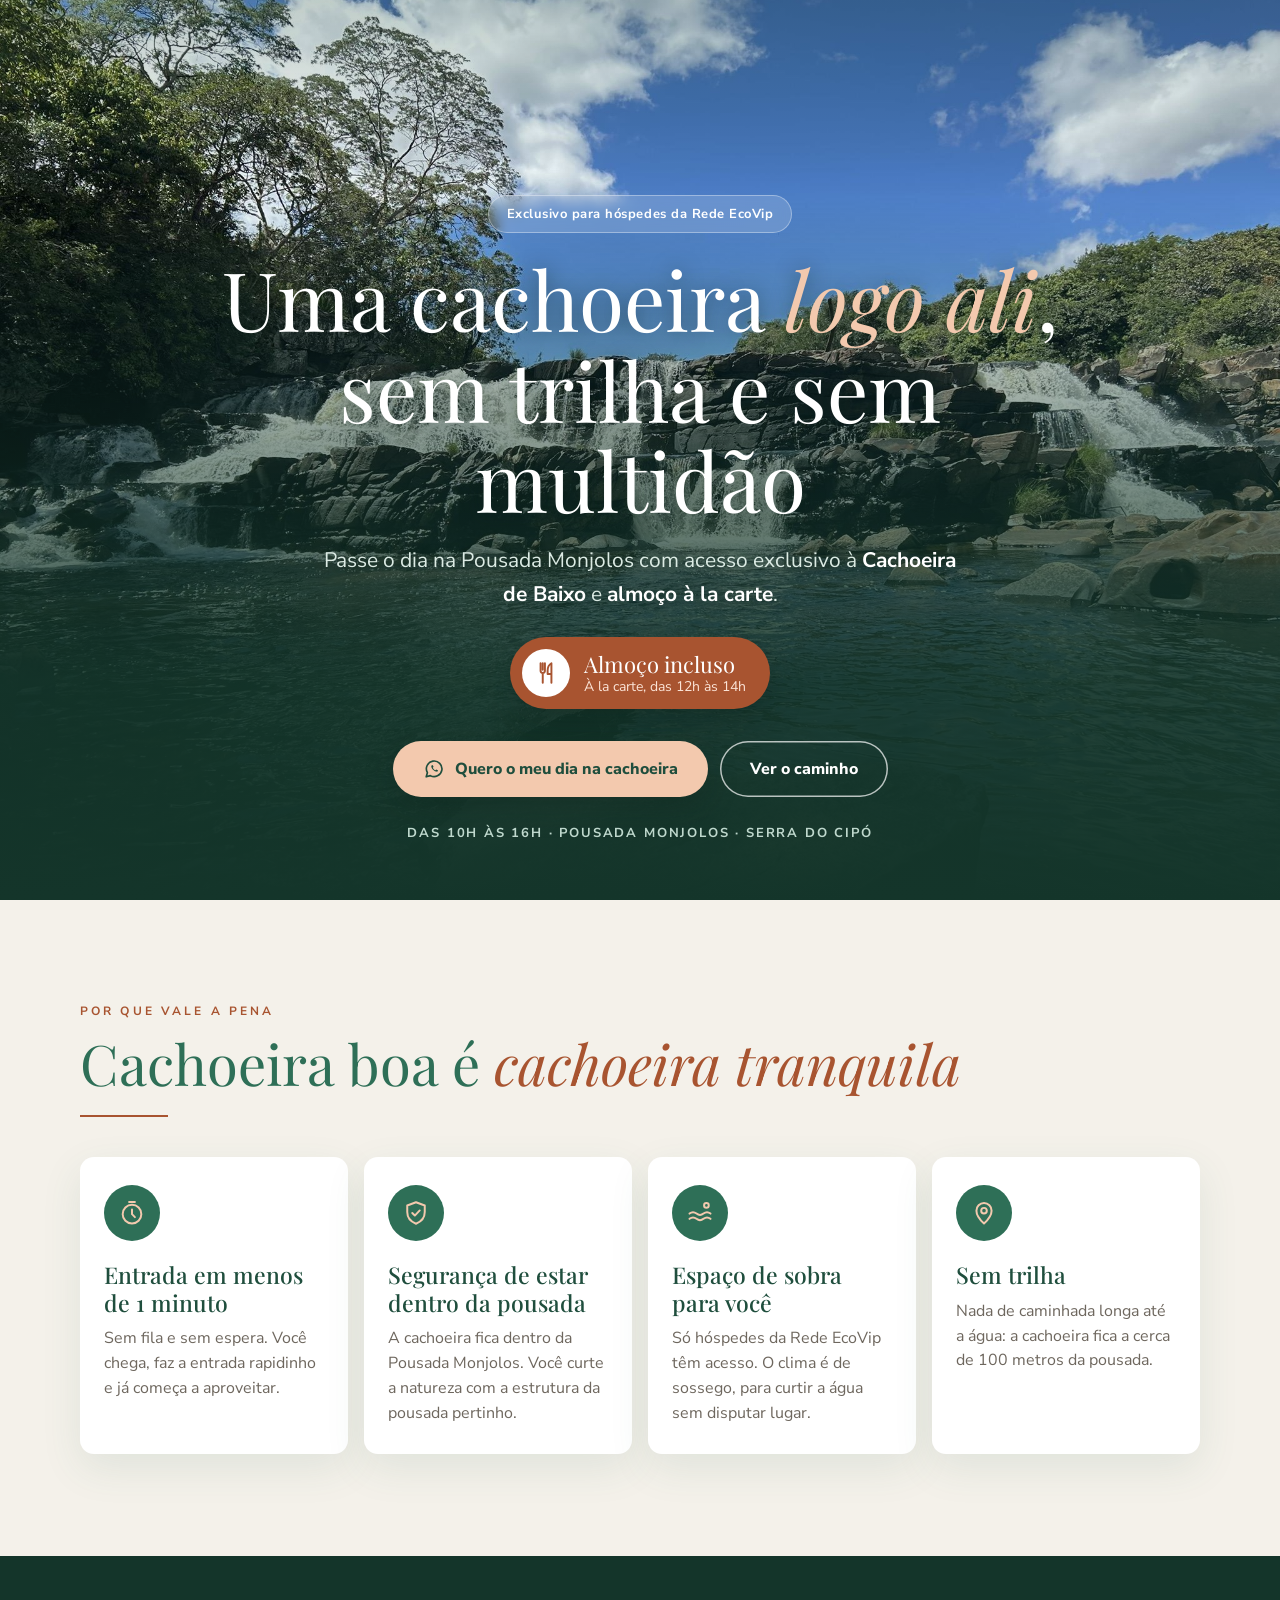
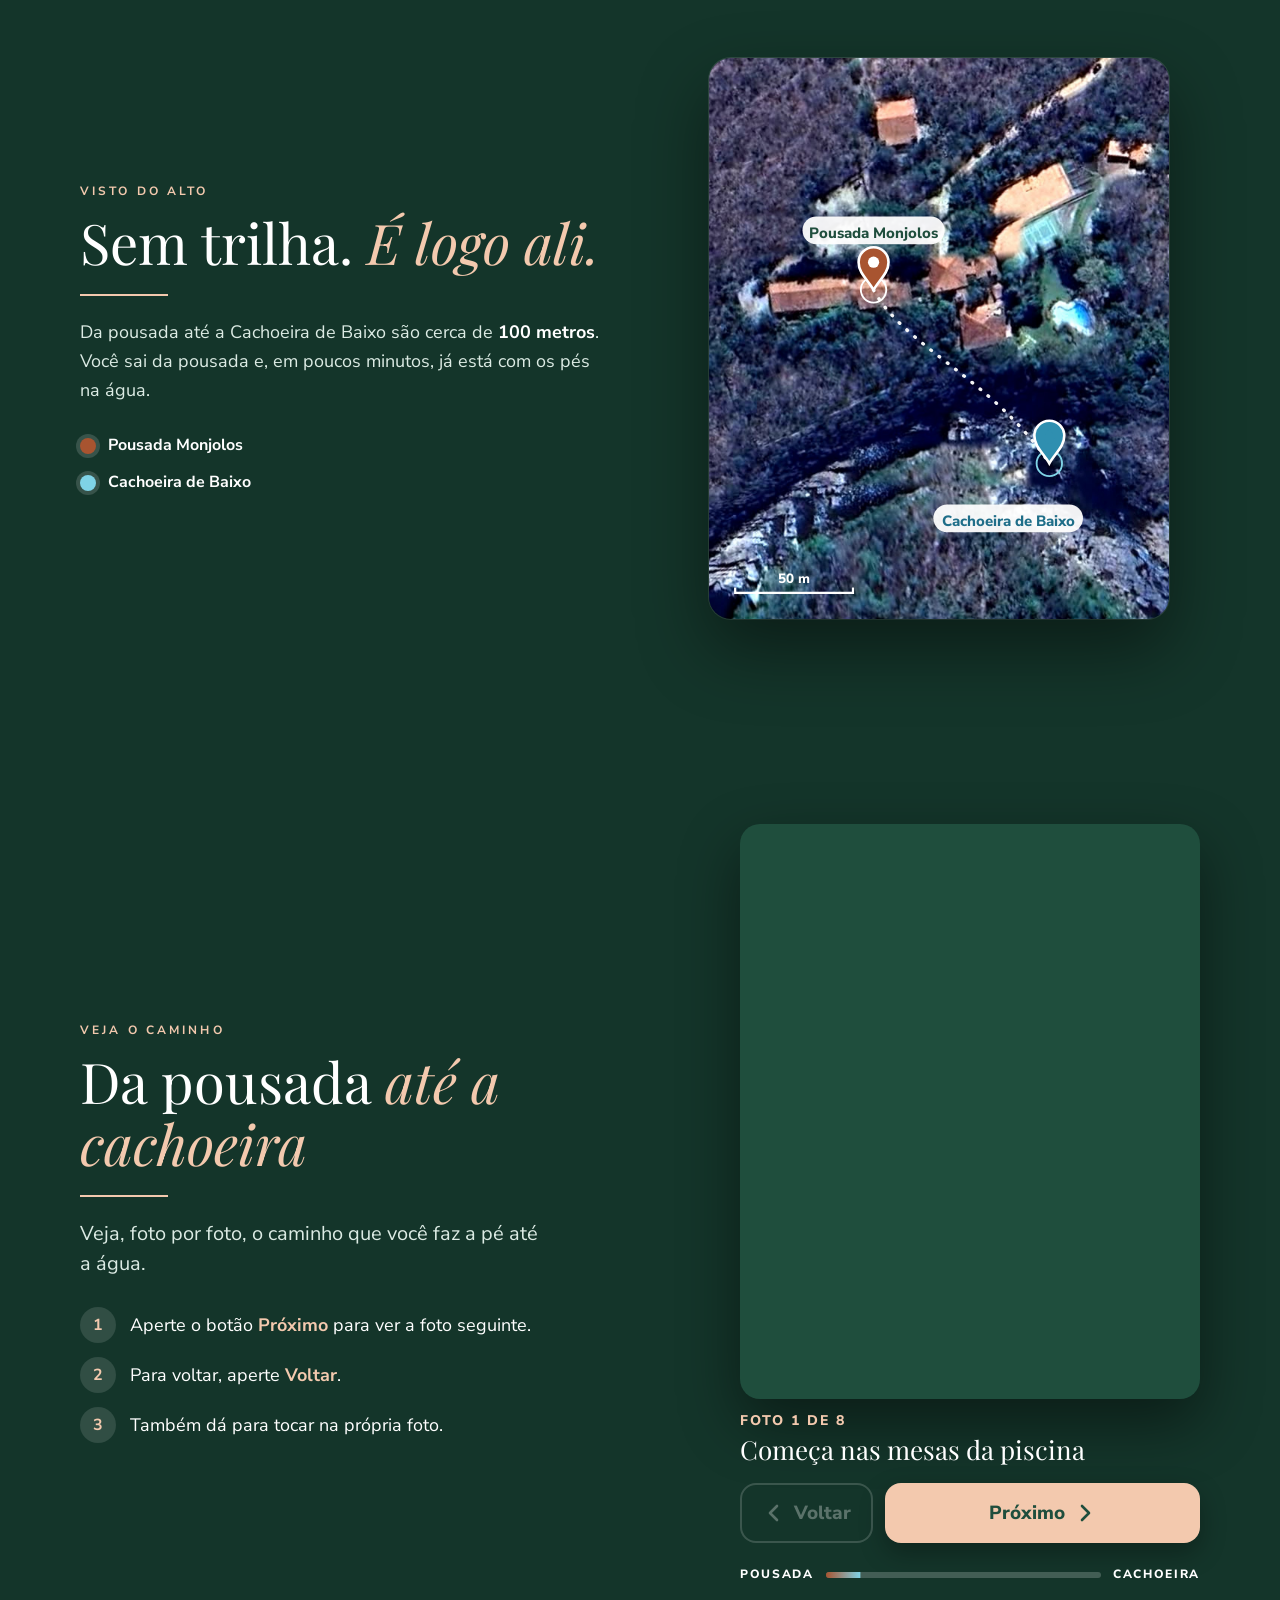
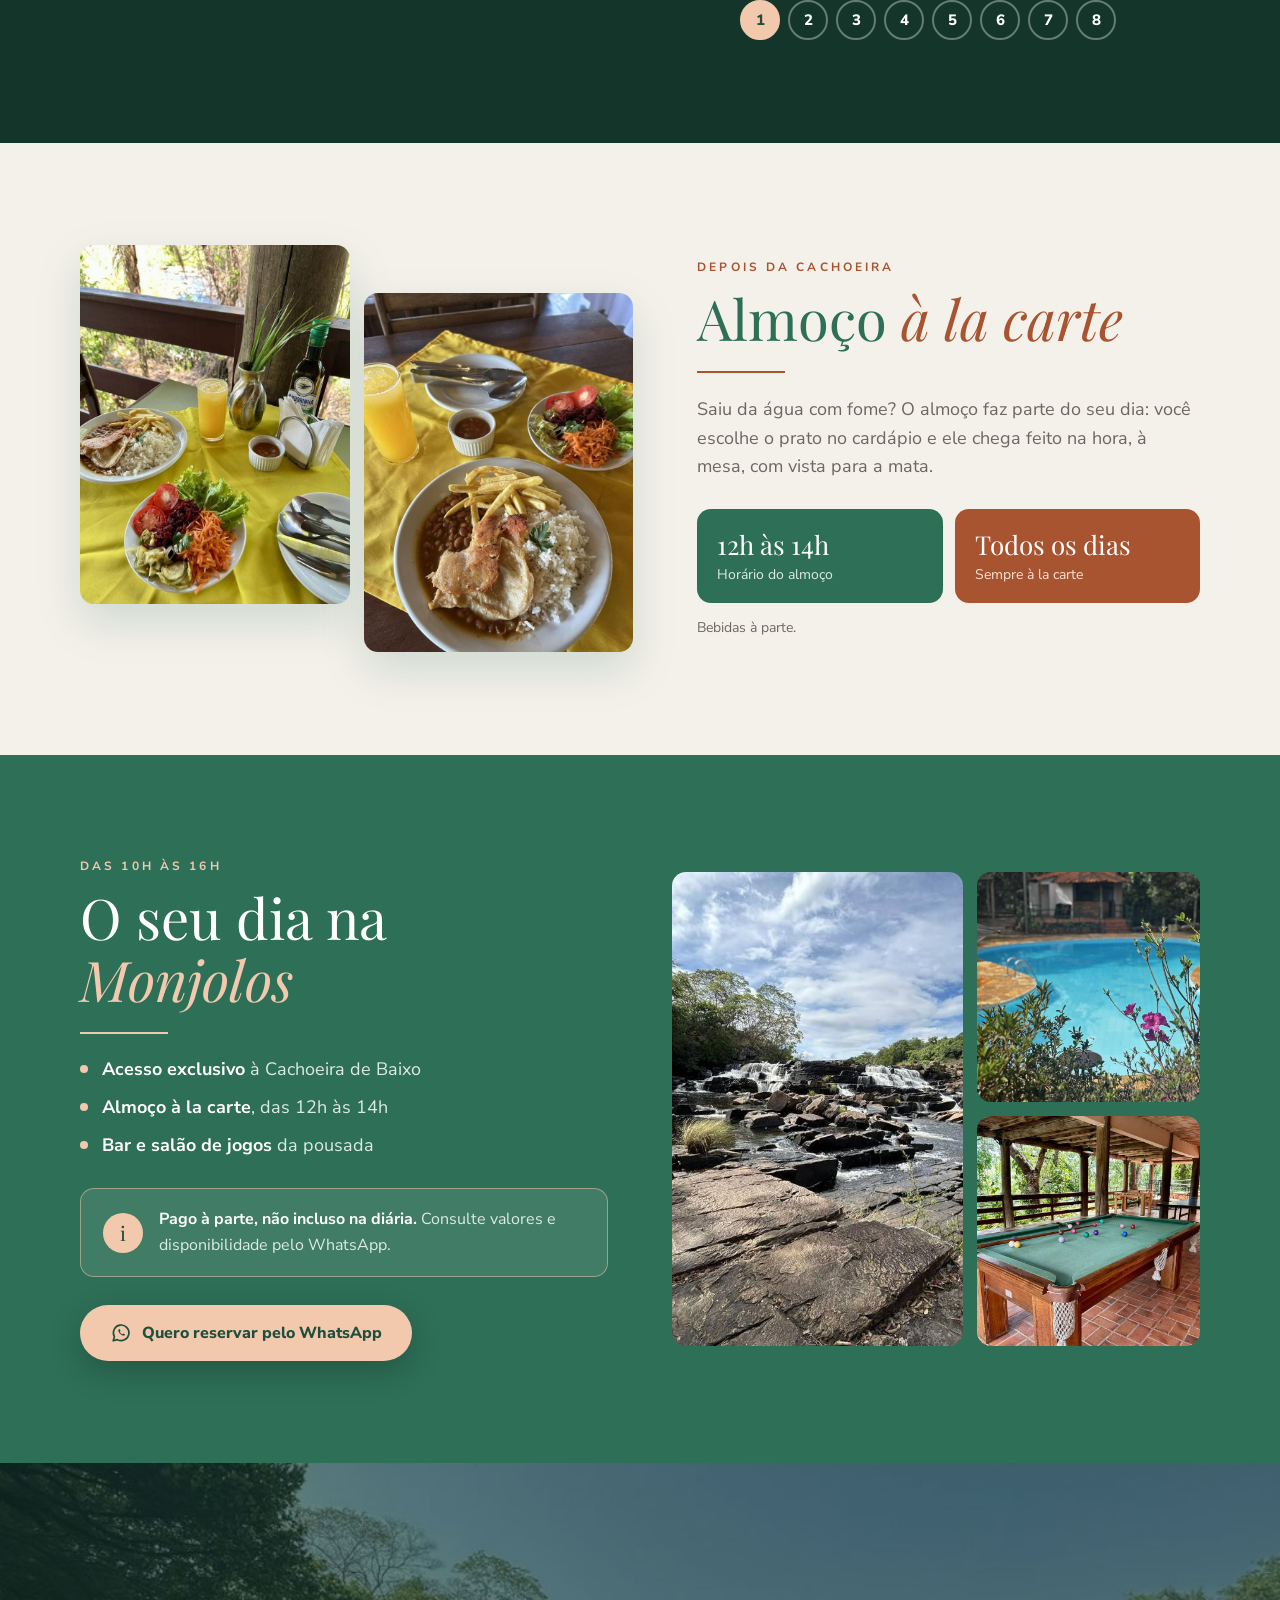
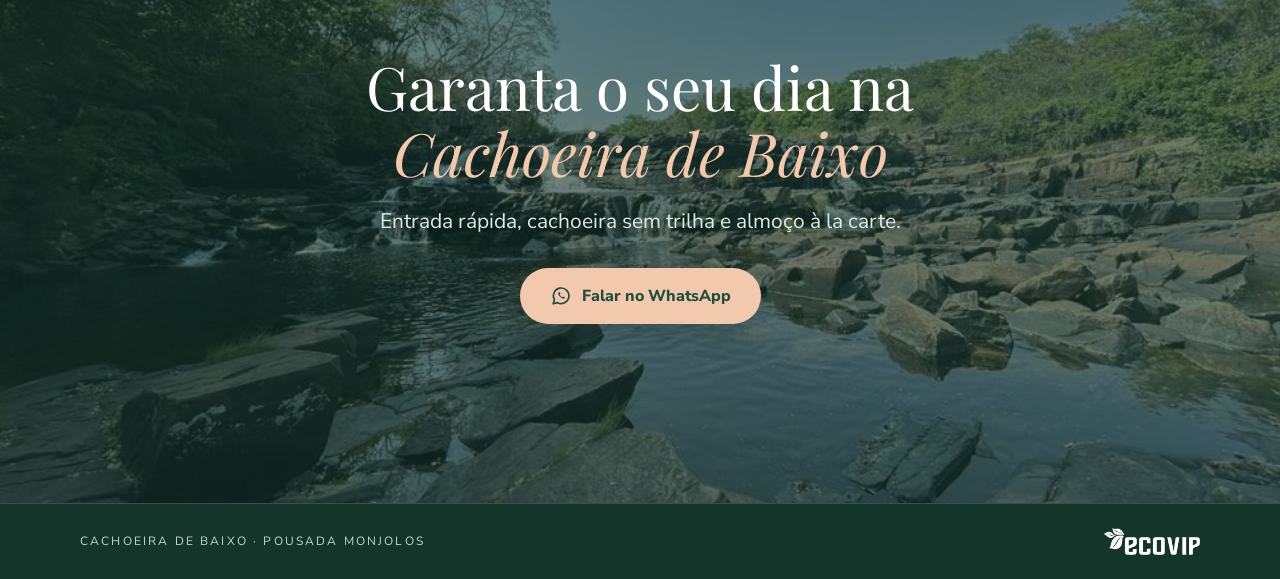
<file: campanhas/cachoeira/index.html>
<!doctype html>
<html lang="pt-BR">
<head>
<meta charset="utf-8">
<meta name="viewport" content="width=device-width, initial-scale=1">
<title>Cachoeira de Baixo | Pousada Monjolos · Rede EcoVip</title>
<meta name="description" content="Um dia na Pousada Monjolos com almoço e acesso exclusivo à Cachoeira de Baixo, para hóspedes da Rede EcoVip. Entrada rápida, sem trilha e com poucas pessoas.">
<link rel="preconnect" href="https://fonts.googleapis.com">
<link rel="preconnect" href="https://fonts.gstatic.com" crossorigin>
<link rel="stylesheet" href="https://fonts.googleapis.com/css2?family=Playfair+Display:ital,wght@0,400;0,500;1,400;1,500&family=Nunito+Sans:wght@300;400;600;700;800&display=swap">
<link rel="stylesheet" href="estilo.css?v=4">
</head>
<body>

<main class="lp">
  <section class="capa">
    <img class="capa__foto" src="img/capa.jpg" alt="Cachoeira de Baixo, com quedas d’água sobre as pedras" width="1600" height="1200" fetchpriority="high">
    <div class="capa__texto">
      <p class="selo">Exclusivo para hóspedes da Rede EcoVip</p>
      <h1 class="titulo titulo--capa">Uma cachoeira <em>logo ali</em>, sem trilha e sem multidão</h1>
      <p class="capa__linha">Passe o dia na Pousada Monjolos com acesso exclusivo à <strong>Cachoeira de Baixo</strong> e <strong>almoço à la carte</strong>.</p>
      <div class="capa__almoco">
        <span class="capa__almoco-ic" aria-hidden="true"><svg viewBox="0 0 24 24"><path d="M7 3v7a2 2 0 0 0 2 2v9M11 3v7a2 2 0 0 1-2 2M9 3v6M17 21V3c-2.2 1.2-3.5 3.6-3.5 7v3H17"/></svg></span>
        <p><strong>Almoço incluso</strong>À la carte, das 12h às 14h</p>
      </div>
      <div class="capa__acoes">
        <a class="botao" href="https://wa.me/5531999582502?text=Ol%C3%A1!%20Quero%20reservar%20o%20meu%20dia%20na%20Cachoeira%20de%20Baixo%2C%20na%20Pousada%20Monjolos." target="_blank" rel="noopener"><svg viewBox="0 0 24 24" aria-hidden="true"><path d="M3.5 20.5 4.8 16A8.5 8.5 0 1 1 8 19.2l-4.5 1.3Z"/><path class="botao__fone" d="M9 8.5c0 3.3 3.2 6.5 6.5 6.5l1-1.5-2-1-1 .8c-1-.4-2.4-1.8-2.8-2.8l.8-1-1-2L9 8.5Z"/></svg>Quero o meu dia na cachoeira</a>
        <a class="botao botao--vazado" href="#caminho">Ver o caminho</a>
      </div>
      <p class="capa__info">Das 10h às 16h · Pousada Monjolos · Serra do Cipó</p>
    </div>
  </section>

  <section class="secao creme">
    <div class="dentro">
      <p class="sub">Por que vale a pena</p>
      <h2 class="titulo">Cachoeira boa é <em>cachoeira tranquila</em></h2>
      <div class="fio"></div>
      <ul class="motivos">
        <li class="motivo">
          <span class="motivo__ic" aria-hidden="true"><svg viewBox="0 0 24 24"><circle cx="12" cy="13" r="8"/><path d="M12 9v4l2.5 2.5M9.5 2.5h5"/></svg></span>
          <h3>Entrada em menos de 1&nbsp;minuto</h3>
          <p>Sem fila e sem espera. Você chega, faz a entrada rapidinho e já começa a aproveitar.</p>
        </li>
        <li class="motivo">
          <span class="motivo__ic" aria-hidden="true"><svg viewBox="0 0 24 24"><path d="M12 2.8 4.5 5.6v5.6c0 4.6 3.1 8.3 7.5 10 4.4-1.7 7.5-5.4 7.5-10V5.6L12 2.8Z"/><path d="m8.8 12 2.2 2.2 4.2-4.4"/></svg></span>
          <h3>Segurança de estar dentro da pousada</h3>
          <p>A cachoeira fica dentro da Pousada Monjolos. Você curte a natureza com a estrutura da pousada pertinho.</p>
        </li>
        <li class="motivo">
          <span class="motivo__ic" aria-hidden="true"><svg viewBox="0 0 24 24"><path d="M3 17c2-1.6 4-1.6 6 0s4 1.6 6 0 4-1.6 6 0M3 12.5c2-1.6 4-1.6 6 0s4 1.6 6 0 4-1.6 6 0"/><circle cx="17.5" cy="5.5" r="2"/></svg></span>
          <h3>Espaço de sobra para você</h3>
          <p>Só hóspedes da Rede EcoVip têm acesso. O clima é de sossego, para curtir a água sem disputar lugar.</p>
        </li>
        <li class="motivo">
          <span class="motivo__ic" aria-hidden="true"><svg viewBox="0 0 24 24"><path d="M12 21s-6.5-6-6.5-11a6.5 6.5 0 0 1 13 0c0 5-6.5 11-6.5 11Z"/><circle cx="12" cy="10" r="2.4"/></svg></span>
          <h3>Sem trilha</h3>
          <p>Nada de caminhada longa até a água: a cachoeira fica a cerca de 100&nbsp;metros da pousada.</p>
        </li>
      </ul>
    </div>
  </section>

  <section class="secao escuro" id="mapa">
    <div class="dentro mapa">
      <div class="mapa__texto">
        <p class="sub">Visto do alto</p>
        <h2 class="titulo">Sem trilha. <em>É logo ali.</em></h2>
        <div class="fio"></div>
        <p class="txt">Da pousada até a Cachoeira de Baixo são cerca de <strong>100 metros</strong>. Você sai da pousada e, em poucos minutos, já está com os pés na água.</p>
        <ul class="legenda">
          <li><span class="legenda__ponto legenda__ponto--pousada"></span>Pousada Monjolos</li>
          <li><span class="legenda__ponto legenda__ponto--cachoeira"></span>Cachoeira de Baixo</li>
        </ul>
      </div>
      <figure class="mapa__figura">
        <img src="img/mapa.jpg" alt="Imagem de satélite com a Pousada Monjolos e, logo abaixo, a Cachoeira de Baixo" width="1230" height="1500" loading="lazy">
        <svg class="mapa__marcas" viewBox="0 0 1230 1500" aria-hidden="true">
          <path class="mapa__rota" d="M440 620 C 520 770, 760 860, 910 1084"/>
          <g class="mapa__pino mapa__pino--pousada" transform="translate(440 620)">
            <circle class="mapa__onda" r="34"/>
            <path d="M0 0 C -14 -26 -40 -44 -40 -74 A 40 40 0 0 1 40 -74 C 40 -44 14 -26 0 0 Z"/>
            <circle cy="-74" r="15" class="mapa__miolo"/>
          </g>
          <g class="mapa__rotulo" transform="translate(440 480)"><rect x="-190" y="-56" width="380" height="74" rx="37"/><text y="-8">Pousada Monjolos</text></g>
          <g class="mapa__pino mapa__pino--cachoeira" transform="translate(910 1084)">
            <circle class="mapa__onda" r="34"/>
            <path d="M0 0 C -14 -26 -40 -44 -40 -74 A 40 40 0 0 1 40 -74 C 40 -44 14 -26 0 0 Z"/>
            <path class="mapa__gota" d="M0 -94 C -9 -80 -14 -73 -14 -66 A 14 14 0 0 0 14 -66 C 14 -73 9 -80 0 -94 Z"/>
          </g>
          <g class="mapa__rotulo mapa__rotulo--cachoeira" transform="translate(800 1250)"><rect x="-200" y="-56" width="400" height="74" rx="37"/><text y="-8">Cachoeira de Baixo</text></g>
          <g class="mapa__escala" transform="translate(70 1430)"><path d="M0 -14 V0 H315 V-14"/><text x="157" y="-26">50 m</text></g>
        </svg>
      </figure>
    </div>
  </section>

  <section class="passeio" id="caminho">
    <div class="passeio__dentro">
      <div class="passeio__cab">
        <p class="sub">Veja o caminho</p>
        <h2 class="titulo">Da pousada <em>até a cachoeira</em></h2>
        <div class="fio"></div>
        <p class="passeio__dica">Veja, foto por foto, o caminho que você faz a pé até a água.</p>
        <ol class="passeio__como">
          <li><b>1</b><span>Aperte o botão <strong>Próximo</strong> para ver a foto seguinte.</span></li>
          <li><b>2</b><span>Para voltar, aperte <strong>Voltar</strong>.</span></li>
          <li><b>3</b><span>Também dá para tocar na própria foto.</span></li>
        </ol>
      </div>
      <div class="passeio__visor">
<!-- PASSEIO:INICIO -->
        <input class="passeio__radio" type="radio" name="passeio" id="passo-1" checked aria-label="Foto 1 de 8">
        <input class="passeio__radio" type="radio" name="passeio" id="passo-2" aria-label="Foto 2 de 8">
        <input class="passeio__radio" type="radio" name="passeio" id="passo-3" aria-label="Foto 3 de 8">
        <input class="passeio__radio" type="radio" name="passeio" id="passo-4" aria-label="Foto 4 de 8">
        <input class="passeio__radio" type="radio" name="passeio" id="passo-5" aria-label="Foto 5 de 8">
        <input class="passeio__radio" type="radio" name="passeio" id="passo-6" aria-label="Foto 6 de 8">
        <input class="passeio__radio" type="radio" name="passeio" id="passo-7" aria-label="Foto 7 de 8">
        <input class="passeio__radio" type="radio" name="passeio" id="passo-8" aria-label="Foto 8 de 8">
        <div class="passeio__quadros">
          <figure class="passeio__q passeio__q--1"><label for="passo-2" class="passeio__foto" title="Ver a próxima foto"><img src="img/passeio/caminho-11071004-01.jpg" alt="Começa nas mesas da piscina" loading="eager" decoding="async"></label><figcaption><span class="passeio__conta">Foto 1 de 8</span>Começa nas mesas da piscina</figcaption></figure>
          <figure class="passeio__q passeio__q--2"><label for="passo-3" class="passeio__foto" title="Ver a próxima foto"><img src="img/passeio/caminho-11071004-02.jpg" alt="Siga a placa da cachoeira" loading="eager" decoding="async"></label><figcaption><span class="passeio__conta">Foto 2 de 8</span>Siga a placa da cachoeira</figcaption></figure>
          <figure class="passeio__q passeio__q--3"><label for="passo-4" class="passeio__foto" title="Ver a próxima foto"><img src="img/passeio/caminho-11071004-03.jpg" alt="Descida com corrimão" loading="eager" decoding="async"></label><figcaption><span class="passeio__conta">Foto 3 de 8</span>Descida com corrimão</figcaption></figure>
          <figure class="passeio__q passeio__q--4"><label for="passo-5" class="passeio__foto" title="Ver a próxima foto"><img src="img/passeio/caminho-11071004-04.jpg" alt="Pela sombra das árvores" loading="eager" decoding="async"></label><figcaption><span class="passeio__conta">Foto 4 de 8</span>Pela sombra das árvores</figcaption></figure>
          <figure class="passeio__q passeio__q--5"><label for="passo-6" class="passeio__foto" title="Ver a próxima foto"><img src="img/passeio/caminho-11071004-05.jpg" alt="O barulho da água já chega" loading="eager" decoding="async"></label><figcaption><span class="passeio__conta">Foto 5 de 8</span>O barulho da água já chega</figcaption></figure>
          <figure class="passeio__q passeio__q--6"><label for="passo-7" class="passeio__foto" title="Ver a próxima foto"><img src="img/passeio/caminho-11071004-06.jpg" alt="A cachoeira aparece" loading="eager" decoding="async"></label><figcaption><span class="passeio__conta">Foto 6 de 8</span>A cachoeira aparece</figcaption></figure>
          <figure class="passeio__q passeio__q--7"><label for="passo-8" class="passeio__foto" title="Ver a próxima foto"><img src="img/passeio/caminho-11071004-07.jpg" alt="Chegou: Cachoeira de Baixo" loading="eager" decoding="async"></label><figcaption><span class="passeio__conta">Foto 7 de 8</span>Chegou: Cachoeira de Baixo</figcaption></figure>
          <figure class="passeio__q passeio__q--8"><label for="passo-1" class="passeio__foto" title="Ver a próxima foto"><img src="img/passeio/caminho-11071004-08.jpg" alt="Agora é só aproveitar" loading="eager" decoding="async"></label><figcaption><span class="passeio__conta">Foto 8 de 8</span>Agora é só aproveitar</figcaption></figure>
        </div>
        <div class="passeio__navs">
          <div class="passeio__nav passeio__nav--1"><span class="passeio__btn passeio__btn--voltar passeio__btn--off" aria-hidden="true"><svg viewBox="0 0 24 24" aria-hidden="true"><path d="M15 5l-7 7 7 7"/></svg>Voltar</span><label for="passo-2" class="passeio__btn passeio__btn--prox">Próximo<svg viewBox="0 0 24 24" aria-hidden="true"><path d="M9 5l7 7-7 7"/></svg></label></div>
          <div class="passeio__nav passeio__nav--2"><label for="passo-1" class="passeio__btn passeio__btn--voltar"><svg viewBox="0 0 24 24" aria-hidden="true"><path d="M15 5l-7 7 7 7"/></svg>Voltar</label><label for="passo-3" class="passeio__btn passeio__btn--prox">Próximo<svg viewBox="0 0 24 24" aria-hidden="true"><path d="M9 5l7 7-7 7"/></svg></label></div>
          <div class="passeio__nav passeio__nav--3"><label for="passo-2" class="passeio__btn passeio__btn--voltar"><svg viewBox="0 0 24 24" aria-hidden="true"><path d="M15 5l-7 7 7 7"/></svg>Voltar</label><label for="passo-4" class="passeio__btn passeio__btn--prox">Próximo<svg viewBox="0 0 24 24" aria-hidden="true"><path d="M9 5l7 7-7 7"/></svg></label></div>
          <div class="passeio__nav passeio__nav--4"><label for="passo-3" class="passeio__btn passeio__btn--voltar"><svg viewBox="0 0 24 24" aria-hidden="true"><path d="M15 5l-7 7 7 7"/></svg>Voltar</label><label for="passo-5" class="passeio__btn passeio__btn--prox">Próximo<svg viewBox="0 0 24 24" aria-hidden="true"><path d="M9 5l7 7-7 7"/></svg></label></div>
          <div class="passeio__nav passeio__nav--5"><label for="passo-4" class="passeio__btn passeio__btn--voltar"><svg viewBox="0 0 24 24" aria-hidden="true"><path d="M15 5l-7 7 7 7"/></svg>Voltar</label><label for="passo-6" class="passeio__btn passeio__btn--prox">Próximo<svg viewBox="0 0 24 24" aria-hidden="true"><path d="M9 5l7 7-7 7"/></svg></label></div>
          <div class="passeio__nav passeio__nav--6"><label for="passo-5" class="passeio__btn passeio__btn--voltar"><svg viewBox="0 0 24 24" aria-hidden="true"><path d="M15 5l-7 7 7 7"/></svg>Voltar</label><label for="passo-7" class="passeio__btn passeio__btn--prox">Próximo<svg viewBox="0 0 24 24" aria-hidden="true"><path d="M9 5l7 7-7 7"/></svg></label></div>
          <div class="passeio__nav passeio__nav--7"><label for="passo-6" class="passeio__btn passeio__btn--voltar"><svg viewBox="0 0 24 24" aria-hidden="true"><path d="M15 5l-7 7 7 7"/></svg>Voltar</label><label for="passo-8" class="passeio__btn passeio__btn--prox">Próximo<svg viewBox="0 0 24 24" aria-hidden="true"><path d="M9 5l7 7-7 7"/></svg></label></div>
          <div class="passeio__nav passeio__nav--8"><label for="passo-7" class="passeio__btn passeio__btn--voltar"><svg viewBox="0 0 24 24" aria-hidden="true"><path d="M15 5l-7 7 7 7"/></svg>Voltar</label><label for="passo-1" class="passeio__btn passeio__btn--prox"><svg viewBox="0 0 24 24" aria-hidden="true"><path d="M4 12a8 8 0 1 0 2.4-5.7M4 4v4h4"/></svg>Ver de novo desde o início</label></div>
        </div>
        <div class="passeio__barra" aria-hidden="true"><span>Pousada</span><i></i><span>Cachoeira</span></div>
        <div class="passeio__pontos"><label for="passo-1" aria-label="Ir para a foto 1">1</label><label for="passo-2" aria-label="Ir para a foto 2">2</label><label for="passo-3" aria-label="Ir para a foto 3">3</label><label for="passo-4" aria-label="Ir para a foto 4">4</label><label for="passo-5" aria-label="Ir para a foto 5">5</label><label for="passo-6" aria-label="Ir para a foto 6">6</label><label for="passo-7" aria-label="Ir para a foto 7">7</label><label for="passo-8" aria-label="Ir para a foto 8">8</label></div>
<!-- PASSEIO:FIM -->
      </div>
    </div>
  </section>

  <section class="secao creme almoco">
    <div class="dentro almoco__grade">
      <div class="almoco__fotos">
        <img src="img/almoco-03.jpg" alt="Mesa posta com pratos de comida, salada e suco, de frente para a mata" loading="lazy">
        <img src="img/almoco-06.jpg" alt="Prato com arroz, feijão, frango e batata frita, ao lado de salada e suco" loading="lazy">
      </div>
      <div>
        <p class="sub">Depois da cachoeira</p>
        <h2 class="titulo">Almoço <em>à la carte</em></h2>
        <div class="fio"></div>
        <p class="txt">Saiu da água com fome? O almoço faz parte do seu dia: você escolhe o prato no cardápio e ele chega feito na hora, à mesa, com vista para a mata.</p>
        <div class="almoco__selos">
          <p class="selo-claro"><strong>12h às 14h</strong>Horário do almoço</p>
          <p class="selo-claro"><strong>Todos os dias</strong>Sempre à la carte</p>
        </div>
        <p class="almoco__nota">Bebidas à parte.</p>
      </div>
    </div>
  </section>

  <section class="secao verde">
    <div class="dentro incluso">
      <div>
        <p class="sub">Das 10h às 16h</p>
        <h2 class="titulo">O seu dia na <em>Monjolos</em></h2>
        <div class="fio"></div>
        <ul class="lista">
          <li><span><strong>Acesso exclusivo</strong> à Cachoeira de Baixo</span></li>
          <li><span><strong>Almoço à la carte</strong>, das 12h às 14h</span></li>
          <li><span><strong>Bar e salão de jogos</strong> da pousada</span></li>
        </ul>
        <div class="aviso">
          <span class="aviso__i" aria-hidden="true">i</span>
          <p><strong>Pago à parte, não incluso na diária.</strong> Consulte valores e disponibilidade pelo WhatsApp.</p>
        </div>
        <p class="chamada"><a class="botao" href="https://wa.me/5531999582502?text=Ol%C3%A1!%20Quero%20reservar%20o%20meu%20dia%20na%20Cachoeira%20de%20Baixo%2C%20na%20Pousada%20Monjolos." target="_blank" rel="noopener"><svg viewBox="0 0 24 24" aria-hidden="true"><path d="M3.5 20.5 4.8 16A8.5 8.5 0 1 1 8 19.2l-4.5 1.3Z"/><path class="botao__fone" d="M9 8.5c0 3.3 3.2 6.5 6.5 6.5l1-1.5-2-1-1 .8c-1-.4-2.4-1.8-2.8-2.8l.8-1-1-2L9 8.5Z"/></svg>Quero reservar pelo WhatsApp</a></p>
      </div>
      <div class="mosaico">
        <img src="img/cachoeira-05.jpg" alt="Grandes lajes de pedra diante da cachoeira" loading="lazy">
        <img src="img/piscina-05.jpg" alt="Piscina azul com flores em primeiro plano" loading="lazy">
        <img src="img/jogos-03.jpg" alt="Mesa de sinuca no salão aberto, com a mata ao fundo" loading="lazy">
      </div>
    </div>
  </section>

  <section class="final">
    <img class="final__foto" src="img/cachoeira-02.jpg" alt="" loading="lazy">
    <div class="final__texto">
      <h2 class="titulo">Garanta o seu dia na <em>Cachoeira de Baixo</em></h2>
      <p class="capa__linha">Entrada rápida, cachoeira sem trilha e almoço à la carte.</p>
      <a class="botao" href="https://wa.me/5531999582502?text=Ol%C3%A1!%20Quero%20reservar%20o%20meu%20dia%20na%20Cachoeira%20de%20Baixo%2C%20na%20Pousada%20Monjolos." target="_blank" rel="noopener"><svg viewBox="0 0 24 24" aria-hidden="true"><path d="M3.5 20.5 4.8 16A8.5 8.5 0 1 1 8 19.2l-4.5 1.3Z"/><path class="botao__fone" d="M9 8.5c0 3.3 3.2 6.5 6.5 6.5l1-1.5-2-1-1 .8c-1-.4-2.4-1.8-2.8-2.8l.8-1-1-2L9 8.5Z"/></svg>Falar no WhatsApp</a>
    </div>
  </section>
</main>

<footer class="rodape">
  <span>Cachoeira de Baixo · Pousada Monjolos</span>
  <img src="img/ecovip-branco.png" alt="EcoVip" width="352" height="98" loading="lazy">
</footer>
</body>
</html>
</file>
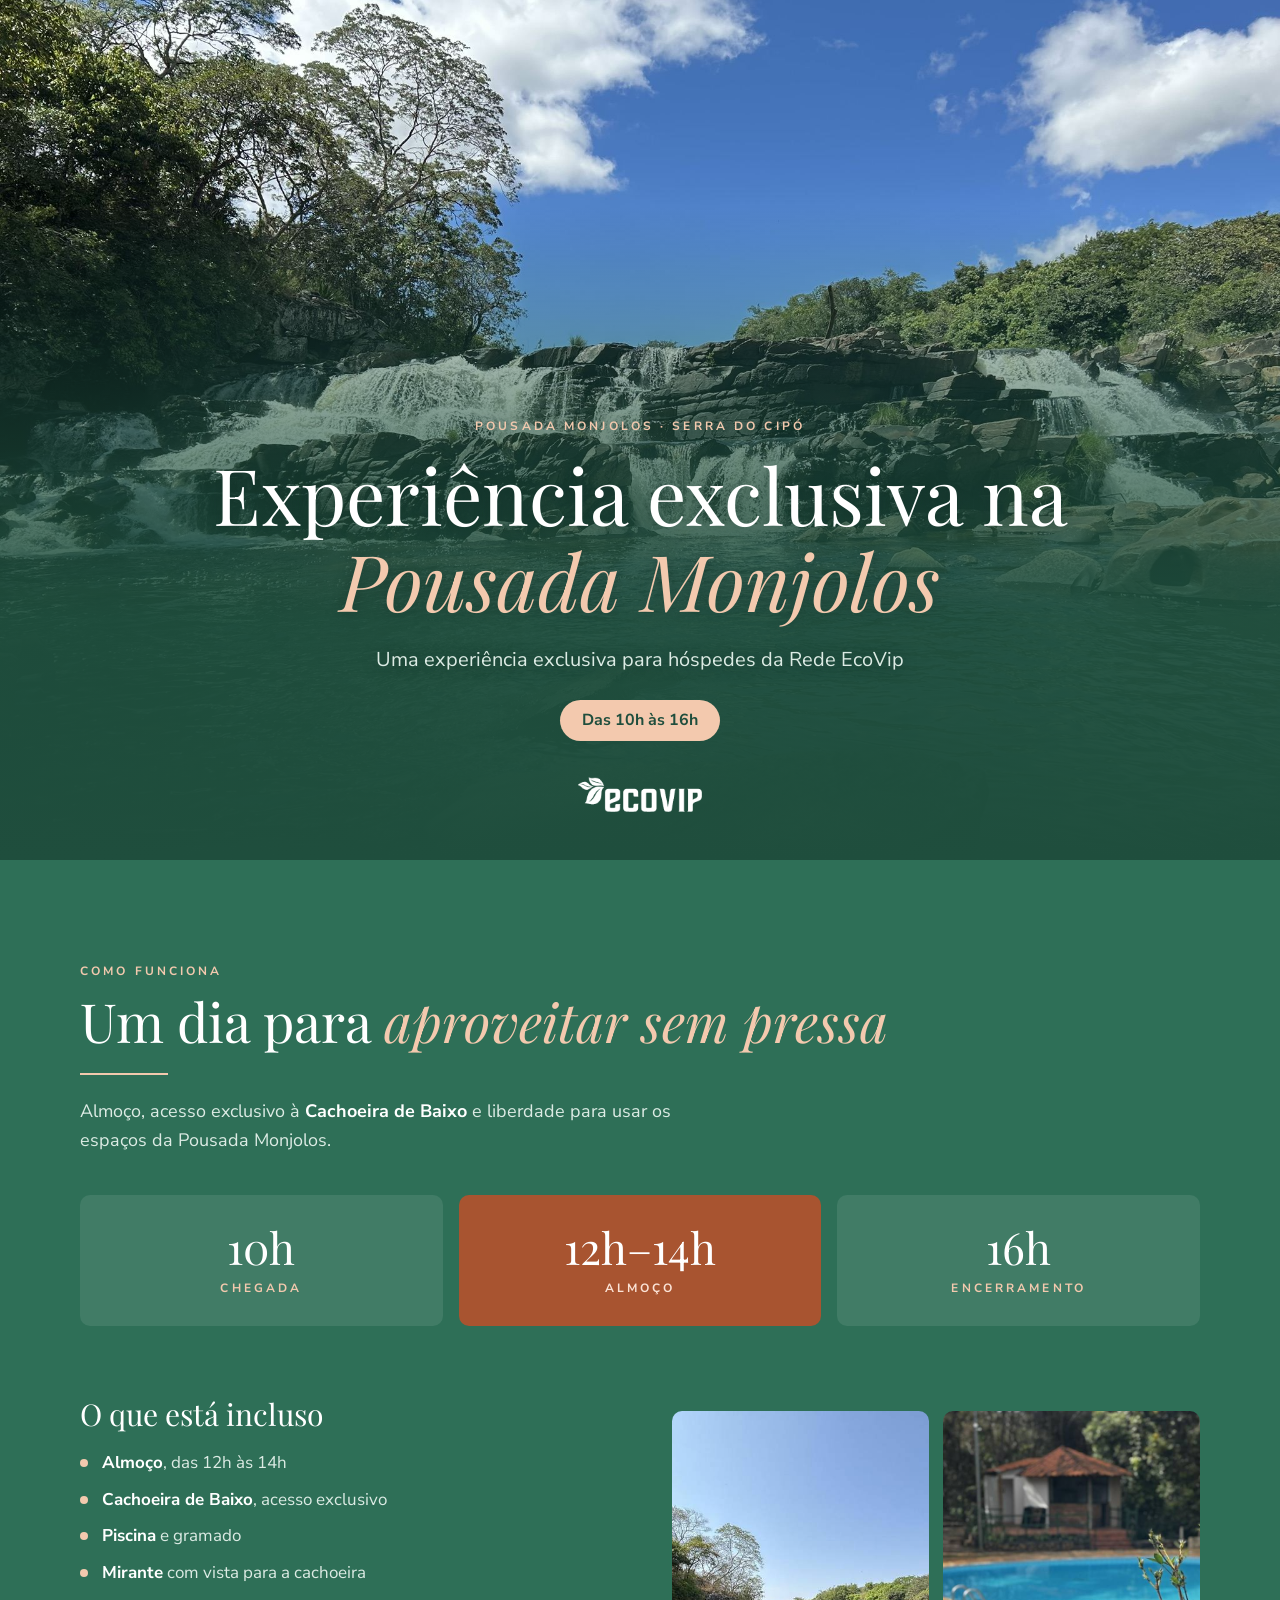
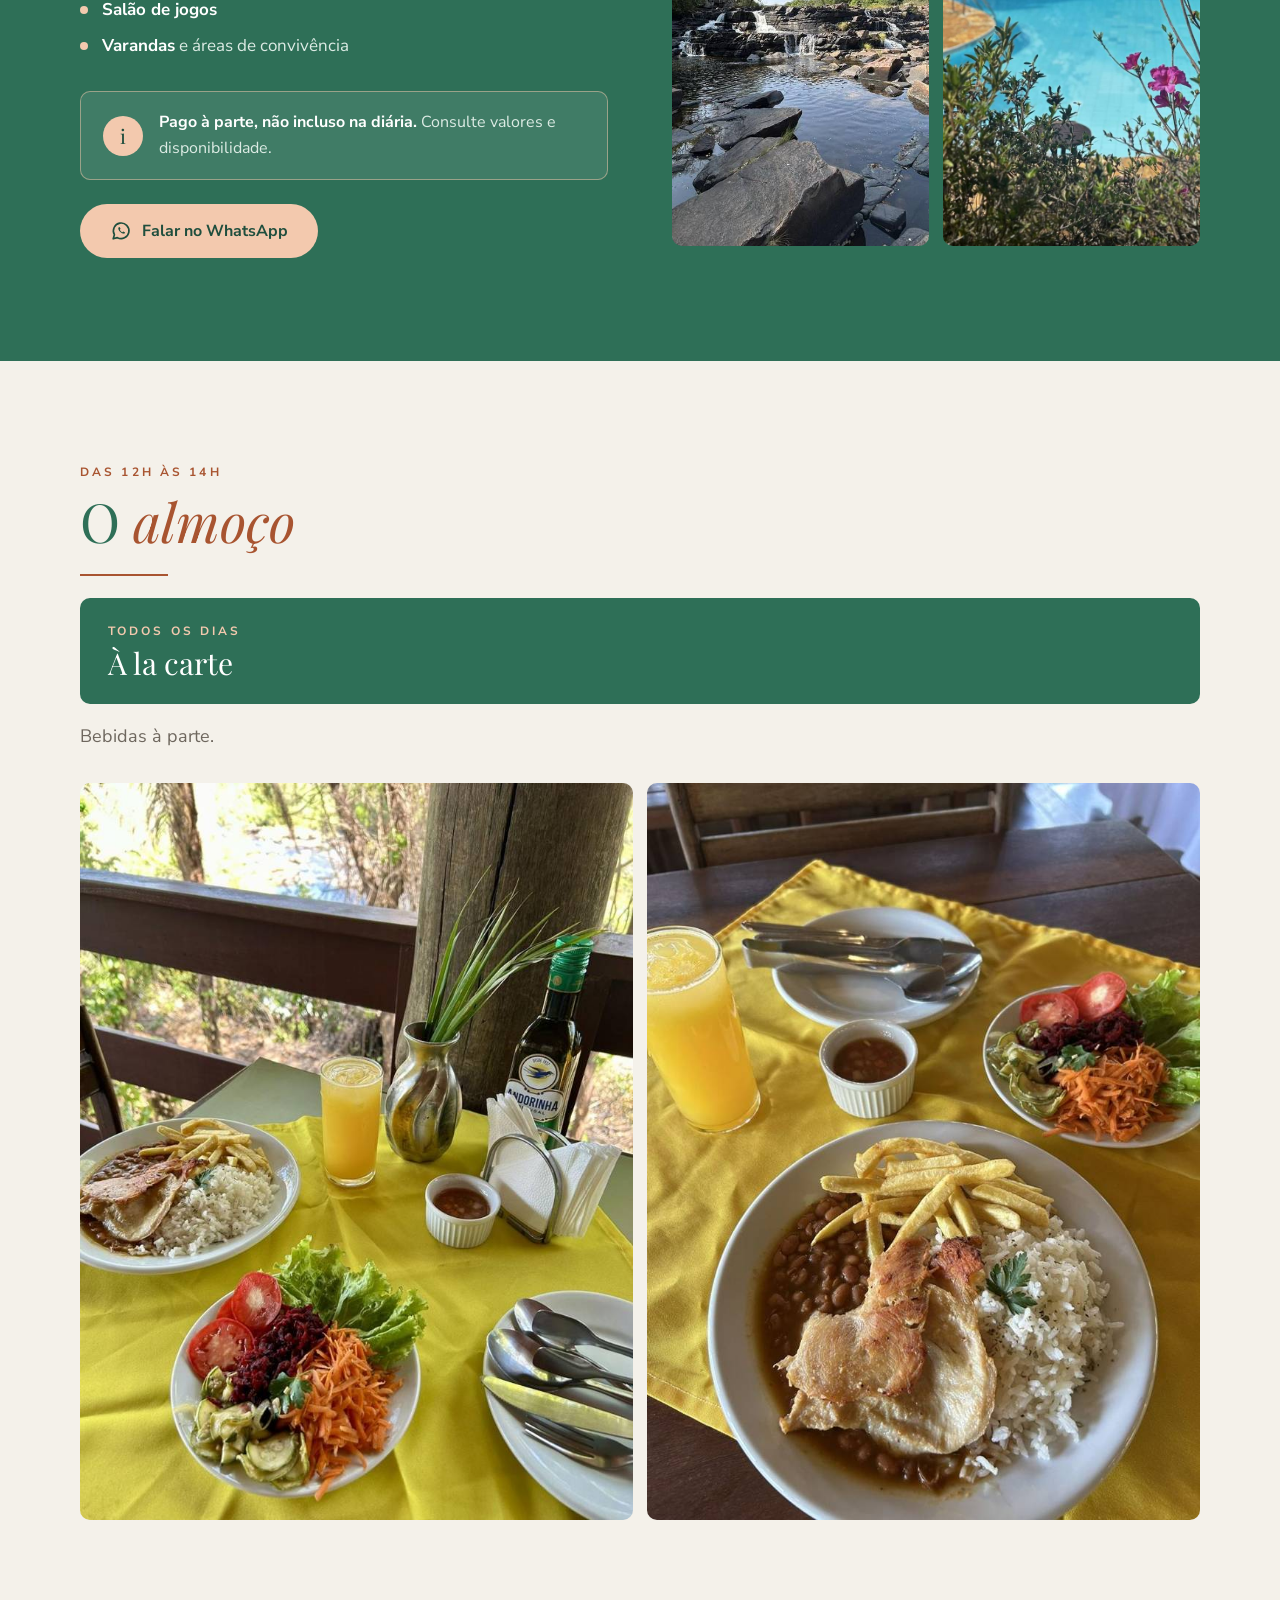
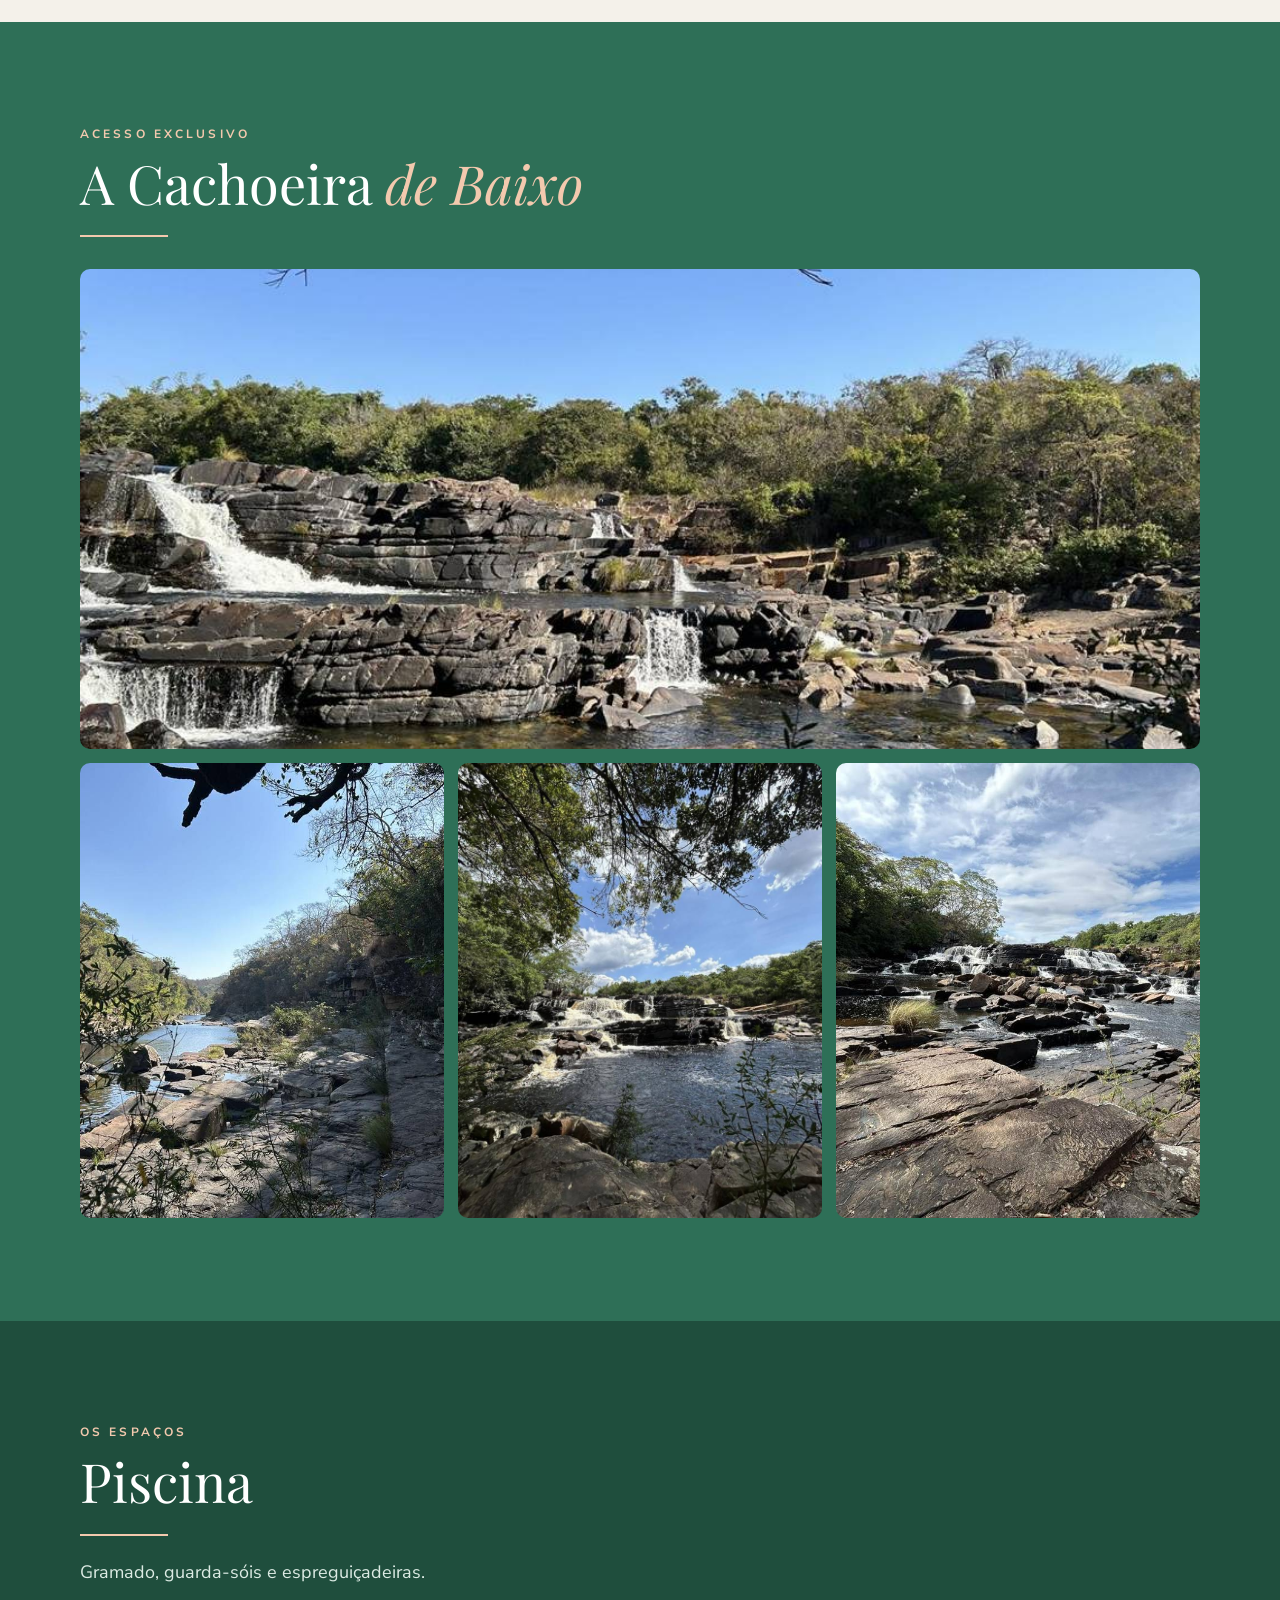
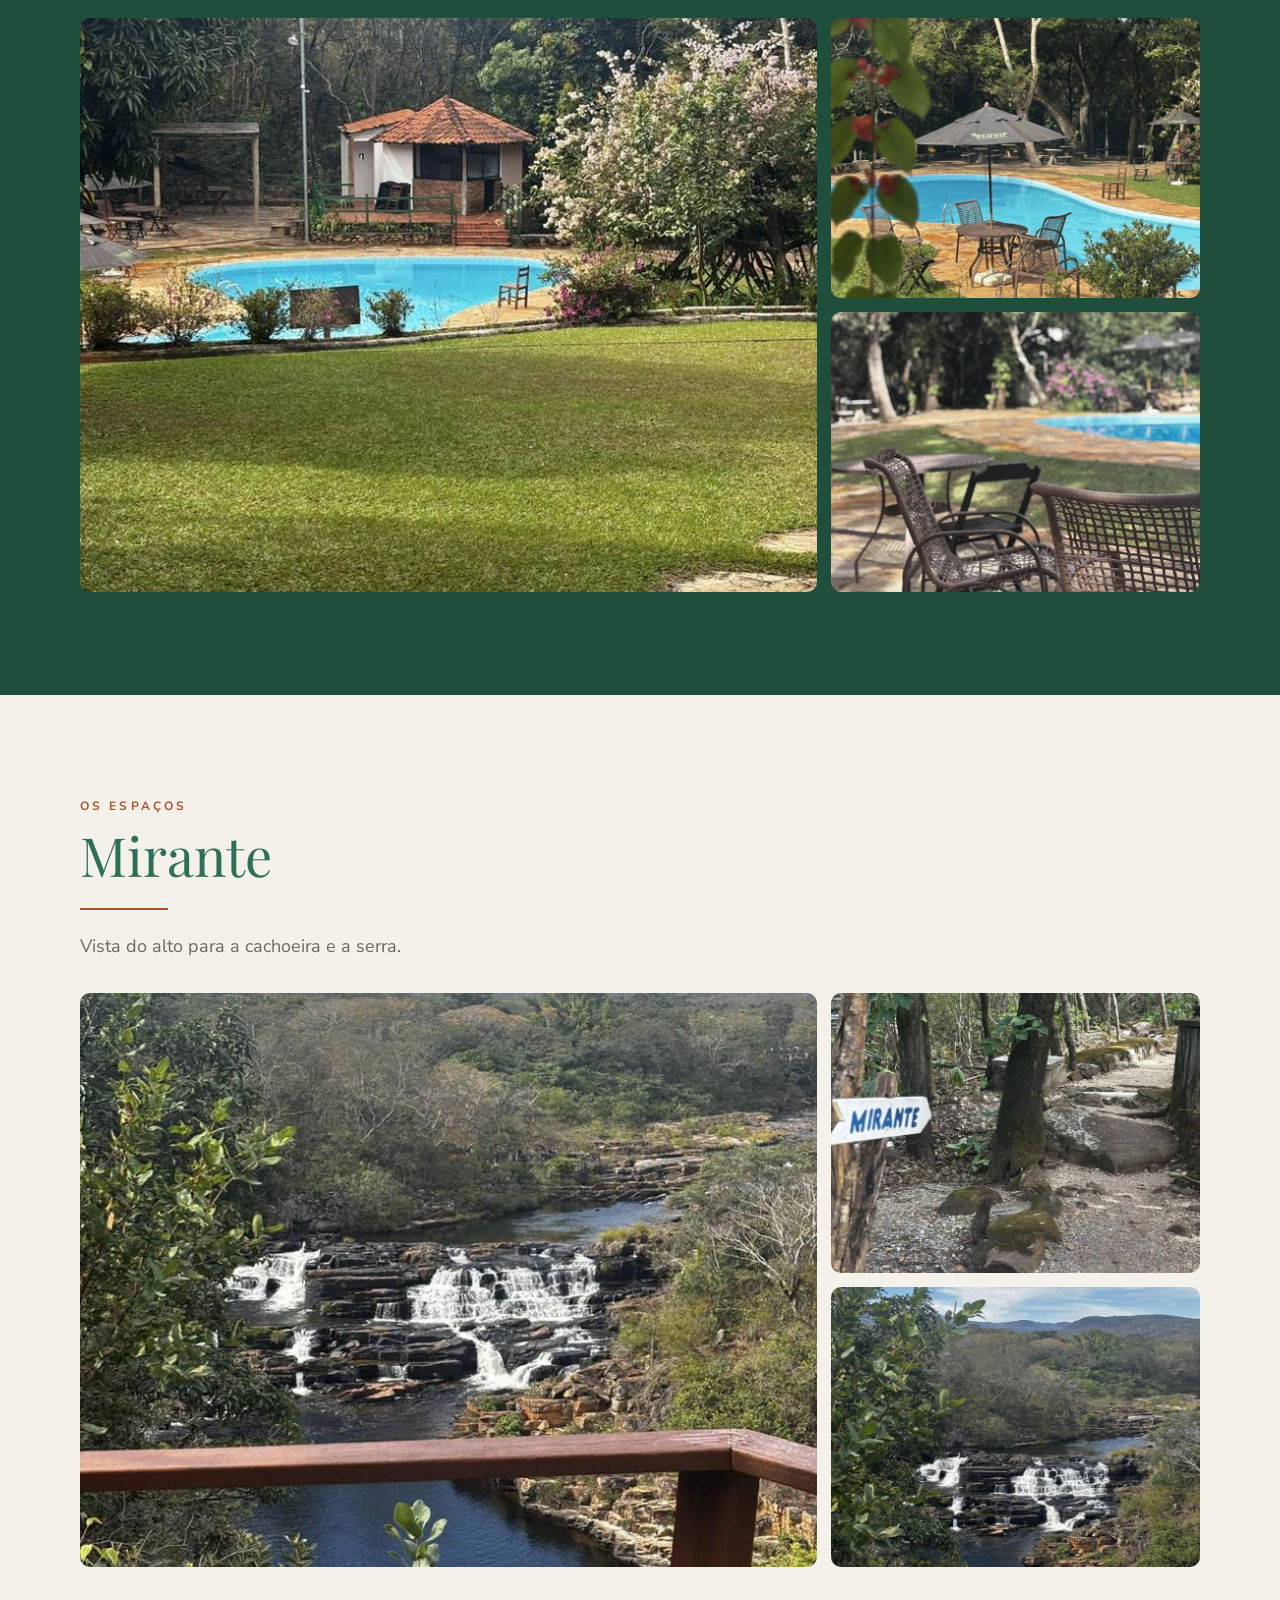
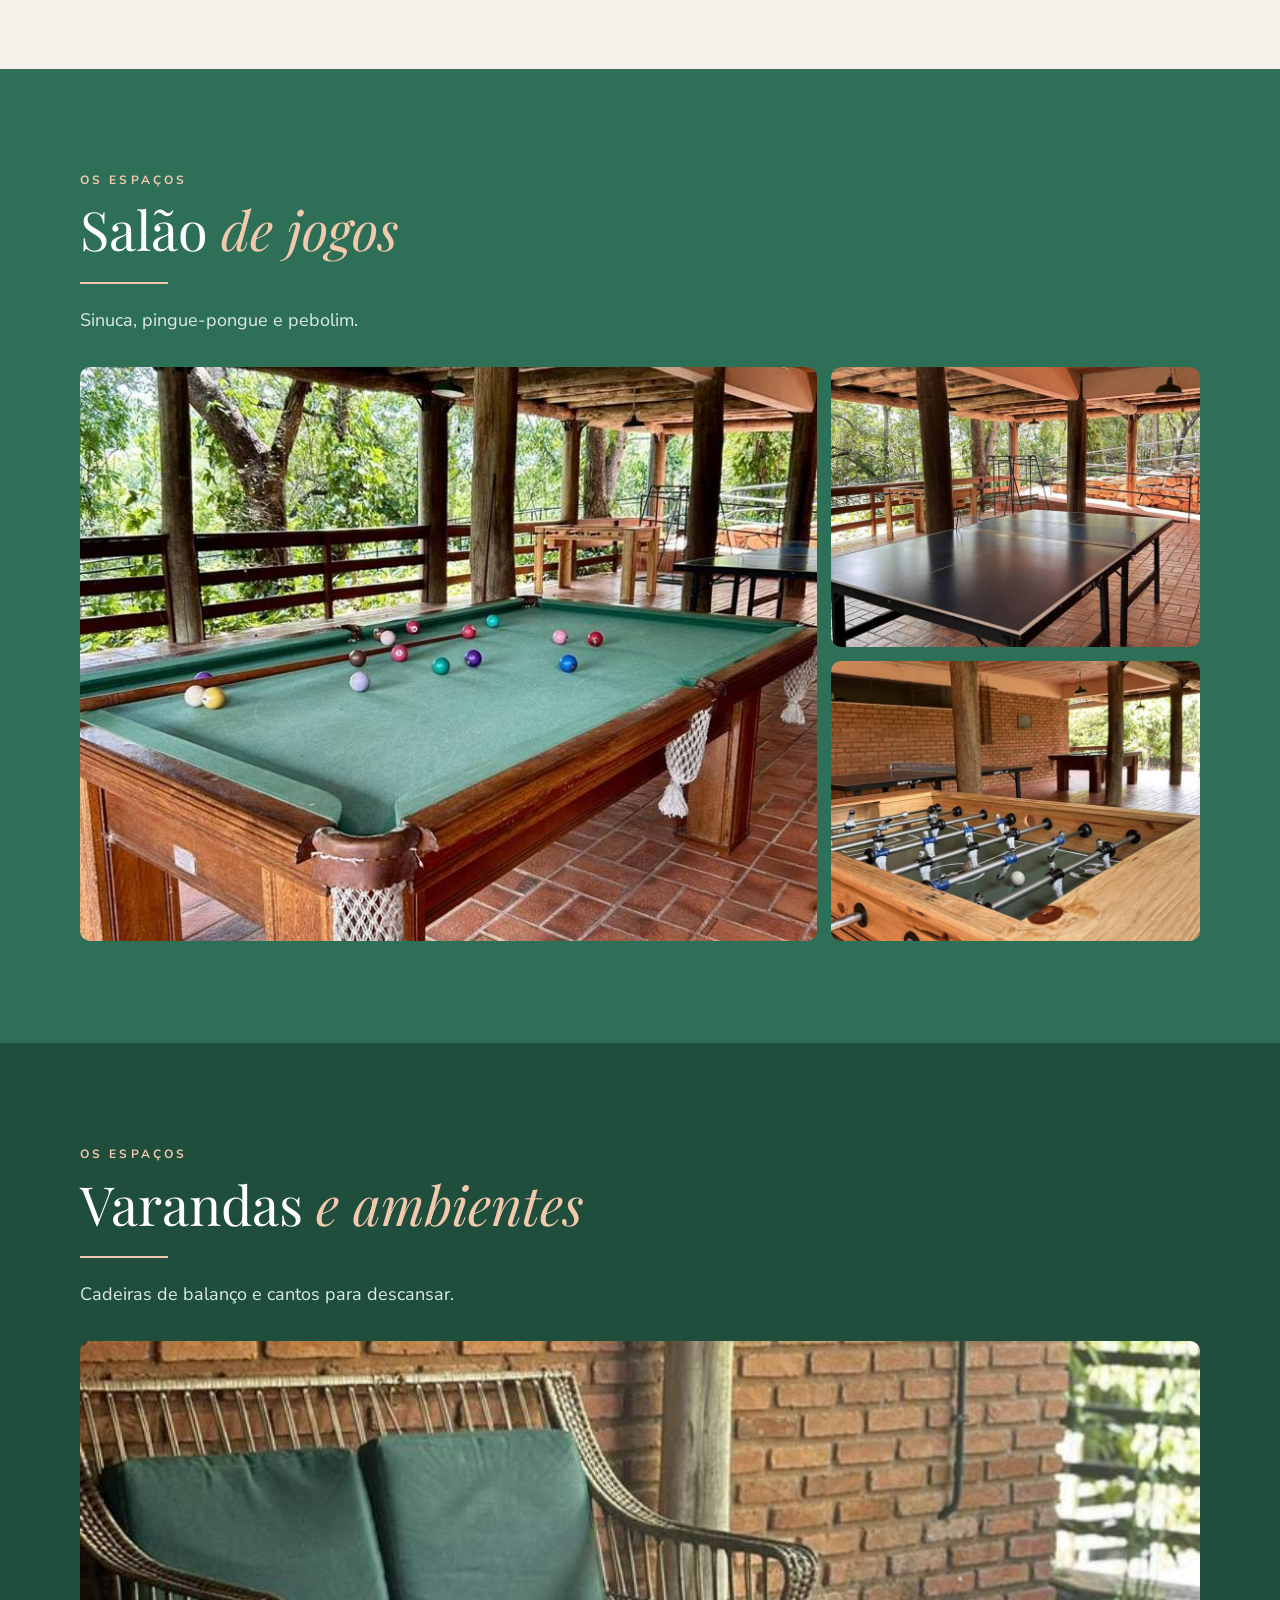
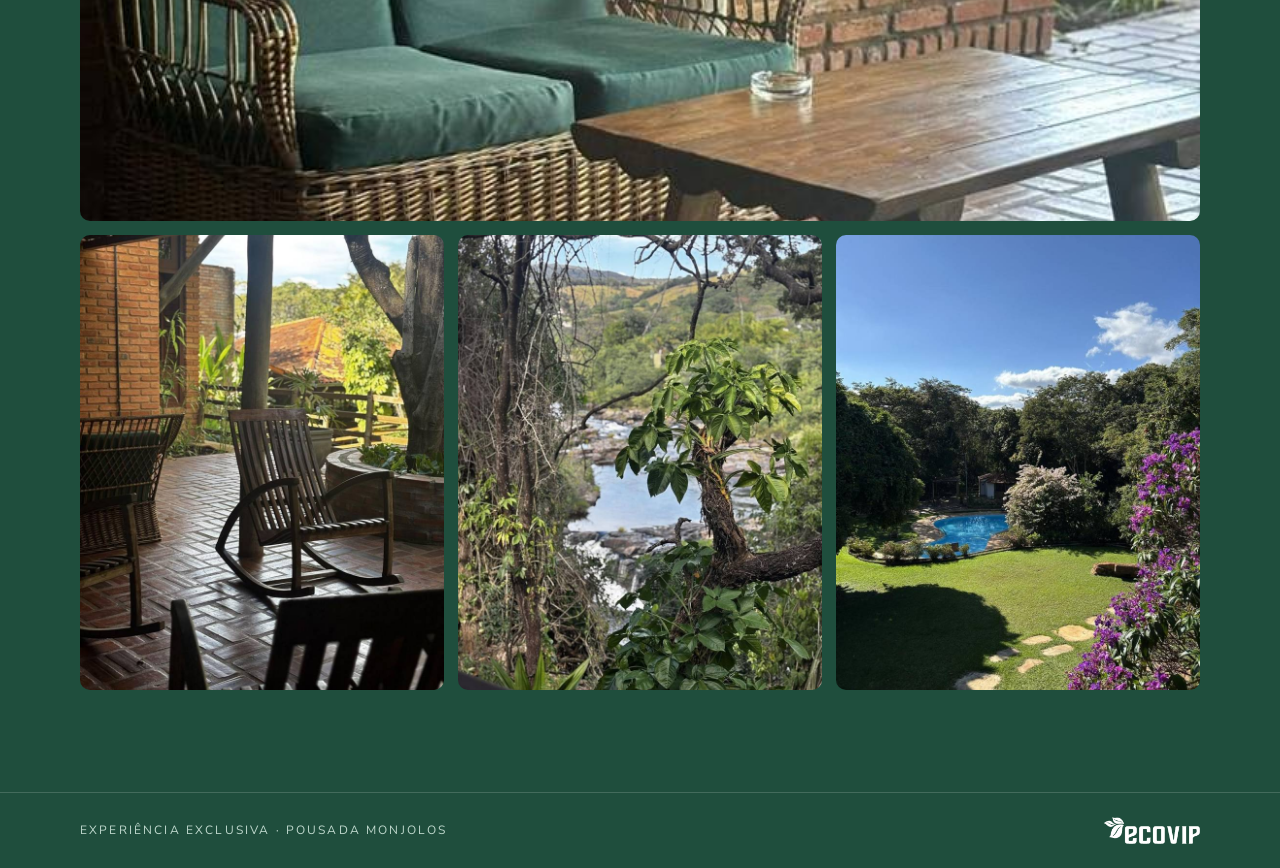
<file: campanhas/experiencia/index.html>
<!doctype html>
<html lang="pt-BR">
<head>
<meta charset="utf-8">
<meta name="viewport" content="width=device-width, initial-scale=1">
<title>Experiência exclusiva na Pousada Monjolos | Rede EcoVip</title>
<meta name="description" content="Das 10h às 16h: almoço, acesso exclusivo à Cachoeira de Baixo e os espaços da Pousada Monjolos, para hóspedes da Rede EcoVip.">
<link rel="preconnect" href="https://fonts.googleapis.com">
<link rel="preconnect" href="https://fonts.gstatic.com" crossorigin>
<link rel="stylesheet" href="https://fonts.googleapis.com/css2?family=Playfair+Display:ital,wght@0,400;0,500;1,400;1,500&family=Nunito+Sans:wght@300;400;600;700&display=swap">
<link rel="stylesheet" href="estilo.css">
</head>
<body>

<main>
  <section class="capa">
    <img class="capa__foto" src="img/capa.jpg" alt="Cachoeira de Baixo, com quedas d’água sobre as pedras e um poço de água escura" width="2048" height="1536" fetchpriority="high">
    <div class="capa__texto">
      <p class="sub">Pousada Monjolos · Serra do Cipó</p>
      <h1 class="titulo titulo--capa">Experiência exclusiva na <em>Pousada Monjolos</em></h1>
      <p class="capa__linha">Uma experiência exclusiva para hóspedes da Rede EcoVip</p>
      <p class="chip">Das 10h às 16h</p>
      <img class="capa__logo" src="img/ecovip-branco.png" alt="EcoVip" width="352" height="98">
    </div>
  </section>

  <section class="secao verde">
    <div class="dentro">
      <p class="sub">Como funciona</p>
      <h2 class="titulo">Um dia para <em>aproveitar sem pressa</em></h2>
      <div class="fio"></div>
      <p class="txt txt--intro">Almoço, acesso exclusivo à <strong>Cachoeira de Baixo</strong> e liberdade para usar os espaços da Pousada Monjolos.</p>

      <ol class="horarios">
        <li><span class="hora">10h</span><span class="sub">Chegada</span></li>
        <li class="horarios__meio"><span class="hora">12h–14h</span><span class="sub">Almoço</span></li>
        <li><span class="hora">16h</span><span class="sub">Encerramento</span></li>
      </ol>

      <div class="incluso">
        <div>
          <h3 class="titulo titulo--menor">O que está incluso</h3>
          <ul class="lista">
            <li><span><strong>Almoço</strong>, das 12h às 14h</span></li>
            <li><span><strong>Cachoeira de Baixo</strong>, acesso exclusivo</span></li>
            <li><span><strong>Piscina</strong> e gramado</span></li>
            <li><span><strong>Mirante</strong> com vista para a cachoeira</span></li>
            <li><span><strong>Salão de jogos</strong></span></li>
            <li><span><strong>Varandas</strong> e áreas de convivência</span></li>
          </ul>
          <div class="aviso">
            <span class="aviso__i" aria-hidden="true">i</span>
            <p><strong>Pago à parte, não incluso na diária.</strong> Consulte valores e disponibilidade.</p>
          </div>
          <p class="chamada"><a class="botao" href="https://wa.me/5531999582502?text=Ol%C3%A1!%20Gostaria%20de%20saber%20valores%20e%20disponibilidade%20da%20Experi%C3%AAncia%20exclusiva%20na%20Pousada%20Monjolos." target="_blank" rel="noopener"><svg viewBox="0 0 24 24" aria-hidden="true"><path d="M3.5 20.5 4.8 16A8.5 8.5 0 1 1 8 19.2l-4.5 1.3Z"/><path class="botao__fone" d="M9 8.5c0 3.3 3.2 6.5 6.5 6.5l1-1.5-2-1-1 .8c-1-.4-2.4-1.8-2.8-2.8l.8-1-1-2L9 8.5Z"/></svg>Falar no WhatsApp</a></p>
        </div>
        <div class="dupla">
          <img src="img/cachoeira-02.jpg" alt="Rio de águas calmas entre as pedras da cachoeira" loading="lazy">
          <img src="img/piscina-05.jpg" alt="Piscina azul com flores em primeiro plano" loading="lazy">
        </div>
      </div>
    </div>
  </section>

  <section class="secao creme">
    <div class="dentro">
      <p class="sub">Das 12h às 14h</p>
      <h2 class="titulo">O <em>almoço</em></h2>
      <div class="fio"></div>
      <div class="dias dias--um">
        <div class="dia dia--verde"><p class="sub">Todos os dias</p><p class="titulo titulo--menor">À la carte</p></div>
      </div>
      <p class="txt">Bebidas à parte.</p>
      <div class="fotos fotos--2">
        <img src="img/almoco-03.jpg" alt="Mesa posta com pratos de comida, salada e suco, de frente para a mata" loading="lazy">
        <img src="img/almoco-06.jpg" alt="Prato com arroz, feijão, frango e batata frita, ao lado de salada e suco" loading="lazy">
      </div>
    </div>
  </section>

  <section class="secao verde">
    <div class="dentro">
      <p class="sub">Acesso exclusivo</p>
      <h2 class="titulo">A Cachoeira <em>de Baixo</em></h2>
      <div class="fio"></div>
      <div class="fotos fotos--4">
        <img src="img/cachoeira-00.jpg" alt="Cachoeira de Baixo vista de longe, sob céu azul" loading="lazy">
        <img src="img/cachoeira-01.jpg" alt="Leito de pedras do rio e mata ao redor" loading="lazy">
        <img src="img/cachoeira-03.jpg" alt="Quedas d’água vistas entre as árvores" loading="lazy">
        <img src="img/cachoeira-05.jpg" alt="Grandes lajes de pedra diante da cachoeira" loading="lazy">
      </div>
    </div>
  </section>

  <section class="secao escuro">
    <div class="dentro">
      <p class="sub">Os espaços</p>
      <h2 class="titulo">Piscina</h2>
      <div class="fio"></div>
      <p class="txt">Gramado, guarda-sóis e espreguiçadeiras.</p>
      <div class="fotos fotos--3">
        <img src="img/piscina-00.jpg" alt="Piscina e quiosque vistos do gramado" loading="lazy">
        <img src="img/piscina-03.jpg" alt="Piscina com guarda-sol e mesa, cercada de árvores" loading="lazy">
        <img src="img/piscina-08.jpg" alt="Cadeiras e mesa no gramado, com a piscina ao fundo" loading="lazy">
      </div>
    </div>
  </section>

  <section class="secao creme">
    <div class="dentro">
      <p class="sub">Os espaços</p>
      <h2 class="titulo">Mirante</h2>
      <div class="fio"></div>
      <p class="txt">Vista do alto para a cachoeira e a serra.</p>
      <div class="fotos fotos--3">
        <img src="img/mirante-09.jpg" alt="Cachoeira vista do alto, a partir do guarda-corpo do mirante" loading="lazy">
        <img src="img/mirante-08.jpg" alt="Trilha de pedras com a placa indicando o mirante" loading="lazy">
        <img src="img/mirante-11.jpg" alt="Rio e cachoeira cercados pela serra" loading="lazy">
      </div>
    </div>
  </section>

  <section class="secao verde">
    <div class="dentro">
      <p class="sub">Os espaços</p>
      <h2 class="titulo">Salão <em>de jogos</em></h2>
      <div class="fio"></div>
      <p class="txt">Sinuca, pingue-pongue e pebolim.</p>
      <div class="fotos fotos--3">
        <img src="img/jogos-03.jpg" alt="Mesa de sinuca no salão aberto, com a mata ao fundo" loading="lazy">
        <img src="img/jogos-04.jpg" alt="Mesa de pingue-pongue no salão" loading="lazy">
        <img src="img/jogos-07.jpg" alt="Mesa de pebolim no salão" loading="lazy">
      </div>
    </div>
  </section>

  <section class="secao escuro">
    <div class="dentro">
      <p class="sub">Os espaços</p>
      <h2 class="titulo">Varandas <em>e ambientes</em></h2>
      <div class="fio"></div>
      <p class="txt">Cadeiras de balanço e cantos para descansar.</p>
      <div class="fotos fotos--4">
        <img src="img/ambientes-01.jpg" alt="Sofá de vime com almofadas verdes e mesa de madeira na varanda" loading="lazy">
        <img src="img/ambientes-02.jpg" alt="Cadeiras de balanço na varanda" loading="lazy">
        <img src="img/ambientes-06.jpg" alt="Vista da cachoeira entre as árvores" loading="lazy">
        <img src="img/ambientes-08.jpg" alt="Jardim florido e gramado, com a piscina ao fundo" loading="lazy">
      </div>
    </div>
  </section>
</main>

<footer class="rodape">
  <span>Experiência exclusiva · Pousada Monjolos</span>
  <img src="img/ecovip-branco.png" alt="EcoVip" width="352" height="98" loading="lazy">
</footer>
</body>
</html>
</file>
<file: campanhas/cachoeira/estilo.css>
:root {
  --verde: #2E6F57;
  --verde-esc: #1F4E3D;
  --noite: #14352A;
  --terra: #A85430;
  --pessego: #F3C9AE;
  --creme: #F4F1EA;
  --texto: #2D2A26;
  --suave: #6E675E;
  --claro: #DCEBE4;
  --agua: #7FD3E6;
  --raio: 14px;
}

* { box-sizing: border-box; margin: 0; padding: 0; }
html { -webkit-text-size-adjust: 100%; }
body { font-family: 'Nunito Sans', Arial, sans-serif; color: var(--texto); background: var(--creme); line-height: 1.6; }
img { display: block; max-width: 100%; height: auto; }

.dentro { width: min(1120px, 100% - 32px); margin-inline: auto; }
.secao { padding: clamp(64px, 8vw, 112px) 0; }
.creme { background: var(--creme); }
.verde { background: var(--verde); }
.escuro { background: var(--noite); }

.sub { font-size: 12px; font-weight: 700; letter-spacing: .26em; text-transform: uppercase; color: var(--terra); }
.titulo { font-family: 'Playfair Display', Georgia, serif; font-weight: 400; font-size: clamp(36px, 4.6vw, 56px); line-height: 1.1; color: var(--verde); margin-top: 10px; }
.titulo em { font-style: italic; color: var(--terra); }
.fio { width: 88px; height: 2px; background: var(--terra); margin: 22px 0; }
.txt { font-size: 18px; color: var(--suave); }
.txt strong { color: var(--texto); font-weight: 700; }

.verde .sub, .escuro .sub, .passeio .sub { color: var(--pessego); }
.verde .titulo, .escuro .titulo, .passeio .titulo { color: #fff; }
.verde .titulo em, .escuro .titulo em, .passeio .titulo em { color: var(--pessego); }
.verde .fio, .escuro .fio { background: var(--pessego); }
.verde .txt, .escuro .txt { color: var(--claro); }
.verde .txt strong, .escuro .txt strong { color: #fff; }

/* botões */
.botao { display: inline-flex; align-items: center; justify-content: center; gap: 10px; padding: 17px 30px; border-radius: 99px; background: var(--pessego); color: var(--verde-esc); font-size: 16px; font-weight: 800; line-height: 1.2; text-decoration: none; box-shadow: 0 10px 30px rgba(10, 30, 22, .28); transition: background-color .2s ease, transform .2s ease; }
.botao svg { flex: none; width: 22px; height: 22px; fill: none; stroke: currentColor; stroke-width: 1.8; stroke-linejoin: round; }
.botao .botao__fone { fill: currentColor; stroke: none; }
.botao:hover { background: #fff; color: var(--verde-esc); transform: translateY(-2px); }
.botao--vazado { background: transparent; color: #fff; box-shadow: inset 0 0 0 1.5px rgba(255, 255, 255, .7); }
.botao--vazado:hover { background: rgba(255, 255, 255, .14); color: #fff; }

/* capa */
.capa { position: relative; display: flex; align-items: flex-end; justify-content: center; min-height: min(100svh, 900px); background: var(--verde-esc); overflow: hidden; }
.capa__foto { position: absolute; inset: 0; width: 100%; height: 100%; object-fit: cover; object-position: center 45%; }
.capa::after { content: ''; position: absolute; inset: 0; background: linear-gradient(180deg, rgba(20, 53, 42, .25) 0%, rgba(20, 53, 42, 0) 22%, rgba(20, 53, 42, .5) 50%, rgba(20, 53, 42, .92) 76%, var(--noite) 100%); }
.capa__texto { position: relative; z-index: 1; width: min(900px, 100% - 32px); padding: 140px 0 56px; text-align: center; }
.selo { display: inline-block; padding: 8px 18px; border-radius: 99px; background: rgba(255, 255, 255, .16); border: 1px solid rgba(255, 255, 255, .35); color: #fff; font-size: 13px; font-weight: 700; letter-spacing: .04em; backdrop-filter: blur(6px); }
.titulo--capa { color: #fff; font-size: clamp(42px, 6.6vw, 82px); margin-top: 20px; text-shadow: 0 2px 20px rgba(10, 30, 22, .5); }
.titulo--capa em { color: var(--pessego); }
.capa__linha { font-size: clamp(17px, 1.7vw, 21px); color: var(--claro); margin: 20px auto 0; max-width: 640px; text-shadow: 0 1px 14px rgba(10, 30, 22, .55); }
.capa__linha strong { color: #fff; font-weight: 700; }
.capa__almoco { display: inline-flex; align-items: center; gap: 14px; margin-top: 26px; padding: 12px 24px 12px 12px; border-radius: 99px; background: var(--terra); color: #FBE3D6; text-align: left; box-shadow: 0 12px 32px rgba(10, 30, 22, .35); }
.capa__almoco-ic { flex: none; display: grid; place-items: center; width: 48px; height: 48px; border-radius: 50%; background: #fff; color: var(--terra); }
.capa__almoco-ic svg { width: 26px; height: 26px; fill: none; stroke: currentColor; stroke-width: 1.8; stroke-linecap: round; stroke-linejoin: round; }
.capa__almoco p { font-size: 14px; line-height: 1.3; }
.capa__almoco strong { display: block; font-family: 'Playfair Display', Georgia, serif; font-weight: 400; font-size: 22px; color: #fff; }
.capa__acoes { display: flex; flex-wrap: wrap; justify-content: center; gap: 12px; margin-top: 32px; }
.capa__info { margin-top: 26px; color: #BFD8CD; font-size: 13px; font-weight: 700; letter-spacing: .14em; text-transform: uppercase; }

/* motivos */
.motivos { list-style: none; display: grid; grid-template-columns: repeat(4, minmax(0, 1fr)); gap: 16px; margin-top: 40px; }
.motivo { padding: 28px 24px; border-radius: var(--raio); background: #fff; box-shadow: 0 14px 40px rgba(46, 111, 87, .1); }
.motivo__ic { display: grid; place-items: center; width: 56px; height: 56px; border-radius: 50%; background: var(--verde); color: var(--pessego); }
.motivo__ic svg { width: 28px; height: 28px; fill: none; stroke: currentColor; stroke-width: 1.7; stroke-linecap: round; stroke-linejoin: round; }
.motivo h3 { font-family: 'Playfair Display', Georgia, serif; font-weight: 500; font-size: 23px; line-height: 1.2; color: var(--verde-esc); margin: 20px 0 10px; }
.motivo p { color: var(--suave); font-size: 16px; line-height: 1.55; }

/* mapa */
.mapa { display: grid; grid-template-columns: minmax(0, 1fr) minmax(0, 1fr); gap: clamp(32px, 6vw, 80px); align-items: center; }
.legenda { list-style: none; display: grid; gap: 12px; margin-top: 28px; color: #fff; font-weight: 700; }
.legenda li { display: flex; align-items: center; gap: 12px; }
.legenda__ponto { width: 16px; height: 16px; border-radius: 50%; box-shadow: 0 0 0 4px rgba(255, 255, 255, .15); }
.legenda__ponto--pousada { background: var(--terra); }
.legenda__ponto--cachoeira { background: var(--agua); }
.mapa__figura { position: relative; justify-self: center; width: min(100%, 460px); border-radius: 22px; overflow: hidden; box-shadow: 0 30px 70px rgba(0, 0, 0, .45), 0 0 0 1px rgba(255, 255, 255, .12); }
.mapa__figura img { width: 100%; }
.mapa__marcas { position: absolute; inset: 0; width: 100%; height: 100%; }
.mapa__rota { fill: none; stroke: #fff; stroke-width: 9; stroke-linecap: round; stroke-dasharray: 2 26; opacity: .95; animation: rota 1.6s linear infinite; }
.mapa__pino path { stroke: #fff; stroke-width: 7; }
.mapa__pino--pousada path { fill: var(--terra); }
.mapa__pino--cachoeira > path { fill: #2F8FB0; }
.mapa__miolo { fill: #fff; }
.mapa__gota { fill: #fff; stroke: none !important; }
.mapa__onda { fill: none; stroke: #fff; stroke-width: 5; transform-box: fill-box; transform-origin: center; animation: onda 2.2s ease-out infinite; }
.mapa__pino--cachoeira .mapa__onda { stroke: var(--agua); animation-delay: 1.1s; }
.mapa__rotulo rect { fill: rgba(255, 255, 255, .94); }
.mapa__rotulo text { font-family: 'Nunito Sans', Arial, sans-serif; font-size: 40px; font-weight: 800; fill: var(--verde-esc); text-anchor: middle; dominant-baseline: middle; }
.mapa__rotulo--cachoeira text { fill: #1F6E89; }
.mapa__escala path { fill: none; stroke: #fff; stroke-width: 6; }
.mapa__escala text { font-family: 'Nunito Sans', Arial, sans-serif; font-size: 36px; font-weight: 800; fill: #fff; text-anchor: middle; }
@keyframes onda { from { transform: scale(.6); opacity: 1; } to { transform: scale(2.6); opacity: 0; } }
@keyframes rota { to { stroke-dashoffset: -28; } }

/* passeio: uma foto por vez, com botões grandes (sem script) */
.passeio { background: var(--noite); padding: clamp(64px, 8vw, 104px) 0; }
.passeio__dentro { display: grid; grid-template-columns: minmax(0, 1fr) minmax(0, 460px); gap: clamp(32px, 6vw, 80px); align-items: center; width: min(1120px, 100% - 32px); margin-inline: auto; }
.passeio .fio { background: var(--pessego); }
.passeio__dica { color: var(--claro); font-size: 20px; line-height: 1.5; max-width: 460px; }
.passeio__como { list-style: none; display: grid; gap: 14px; margin-top: 28px; color: #fff; font-size: 18px; line-height: 1.4; }
.passeio__como li { display: grid; grid-template-columns: 36px 1fr; gap: 14px; align-items: center; }
.passeio__como b { display: grid; place-items: center; width: 36px; height: 36px; border-radius: 50%; background: rgba(255, 255, 255, .12); color: var(--pessego); font-size: 16px; }
.passeio__como strong { color: var(--pessego); }
.passeio__radio { position: absolute; width: 1px; height: 1px; opacity: 0; pointer-events: none; }
.passeio__visor { position: relative; width: 100%; }
.passeio__q { display: none; flex-direction: column; gap: 14px; margin: 0; }
.passeio__foto { display: block; cursor: pointer; border-radius: 20px; overflow: hidden; background: var(--verde-esc); box-shadow: 0 24px 60px rgba(0, 0, 0, .45); }
.passeio__foto img { width: 100%; aspect-ratio: 4 / 5; object-fit: cover; transition: transform .4s ease; }
.passeio__foto:hover img { transform: scale(1.02); }
.passeio__q figcaption { color: #fff; font-family: 'Playfair Display', Georgia, serif; font-size: 26px; line-height: 1.2; }
.passeio__conta { display: block; margin-bottom: 4px; font-family: 'Nunito Sans', Arial, sans-serif; font-size: 14px; font-weight: 800; letter-spacing: .14em; text-transform: uppercase; color: var(--pessego); }
.passeio__nav { display: none; gap: 12px; margin-top: 18px; }
.passeio__btn { display: inline-flex; align-items: center; justify-content: center; gap: 8px; min-height: 60px; padding: 0 22px; border-radius: 16px; font-size: 19px; font-weight: 800; cursor: pointer; user-select: none; transition: background-color .2s ease, transform .1s ease; }
.passeio__btn svg { width: 24px; height: 24px; flex: none; fill: none; stroke: currentColor; stroke-width: 2.6; stroke-linecap: round; stroke-linejoin: round; }
.passeio__btn:active { transform: scale(.98); }
.passeio__btn--voltar { flex: 0 0 auto; background: transparent; color: #fff; box-shadow: inset 0 0 0 2px rgba(255, 255, 255, .55); }
.passeio__btn--voltar:hover { background: rgba(255, 255, 255, .1); }
.passeio__btn--off { opacity: .3; cursor: default; }
.passeio__btn--prox { flex: 1; background: var(--pessego); color: var(--verde-esc); box-shadow: 0 10px 26px rgba(0, 0, 0, .3); }
.passeio__btn--prox:hover { background: #fff; }
.passeio__barra { display: flex; align-items: center; gap: 12px; margin-top: 22px; color: #fff; font-size: 12px; font-weight: 800; letter-spacing: .14em; text-transform: uppercase; }
.passeio__barra i { position: relative; flex: 1; height: 6px; border-radius: 6px; background: rgba(255, 255, 255, .2); overflow: hidden; }
.passeio__barra i::after { content: ''; position: absolute; inset: 0; background: linear-gradient(90deg, var(--terra), var(--agua)); transform-origin: left; transform: scaleX(0); transition: transform .35s ease; }
.passeio__pontos { display: flex; flex-wrap: wrap; gap: 8px; margin-top: 16px; }
.passeio__pontos label { display: grid; place-items: center; width: 40px; height: 40px; border-radius: 50%; border: 2px solid rgba(255, 255, 255, .35); color: #fff; font-size: 15px; font-weight: 800; cursor: pointer; }
.passeio__pontos label:hover { border-color: #fff; }
/* PASSEIO:INICIO */
/* 8 fotos: cada botão marcado mostra a sua foto, os seus botões, o seu número e a barra até ali */
#passo-1:checked ~ .passeio__quadros .passeio__q--1, #passo-1:checked ~ .passeio__navs .passeio__nav--1 { display: flex; }
#passo-1:checked ~ .passeio__pontos label:nth-child(1) { background: var(--pessego); color: var(--verde-esc); border-color: var(--pessego); }
#passo-1:focus-visible ~ .passeio__pontos label:nth-child(1) { outline: 3px solid #fff; outline-offset: 2px; }
#passo-1:checked ~ .passeio__barra i::after { transform: scaleX(0.125); }
#passo-2:checked ~ .passeio__quadros .passeio__q--2, #passo-2:checked ~ .passeio__navs .passeio__nav--2 { display: flex; }
#passo-2:checked ~ .passeio__pontos label:nth-child(2) { background: var(--pessego); color: var(--verde-esc); border-color: var(--pessego); }
#passo-2:focus-visible ~ .passeio__pontos label:nth-child(2) { outline: 3px solid #fff; outline-offset: 2px; }
#passo-2:checked ~ .passeio__barra i::after { transform: scaleX(0.250); }
#passo-3:checked ~ .passeio__quadros .passeio__q--3, #passo-3:checked ~ .passeio__navs .passeio__nav--3 { display: flex; }
#passo-3:checked ~ .passeio__pontos label:nth-child(3) { background: var(--pessego); color: var(--verde-esc); border-color: var(--pessego); }
#passo-3:focus-visible ~ .passeio__pontos label:nth-child(3) { outline: 3px solid #fff; outline-offset: 2px; }
#passo-3:checked ~ .passeio__barra i::after { transform: scaleX(0.375); }
#passo-4:checked ~ .passeio__quadros .passeio__q--4, #passo-4:checked ~ .passeio__navs .passeio__nav--4 { display: flex; }
#passo-4:checked ~ .passeio__pontos label:nth-child(4) { background: var(--pessego); color: var(--verde-esc); border-color: var(--pessego); }
#passo-4:focus-visible ~ .passeio__pontos label:nth-child(4) { outline: 3px solid #fff; outline-offset: 2px; }
#passo-4:checked ~ .passeio__barra i::after { transform: scaleX(0.500); }
#passo-5:checked ~ .passeio__quadros .passeio__q--5, #passo-5:checked ~ .passeio__navs .passeio__nav--5 { display: flex; }
#passo-5:checked ~ .passeio__pontos label:nth-child(5) { background: var(--pessego); color: var(--verde-esc); border-color: var(--pessego); }
#passo-5:focus-visible ~ .passeio__pontos label:nth-child(5) { outline: 3px solid #fff; outline-offset: 2px; }
#passo-5:checked ~ .passeio__barra i::after { transform: scaleX(0.625); }
#passo-6:checked ~ .passeio__quadros .passeio__q--6, #passo-6:checked ~ .passeio__navs .passeio__nav--6 { display: flex; }
#passo-6:checked ~ .passeio__pontos label:nth-child(6) { background: var(--pessego); color: var(--verde-esc); border-color: var(--pessego); }
#passo-6:focus-visible ~ .passeio__pontos label:nth-child(6) { outline: 3px solid #fff; outline-offset: 2px; }
#passo-6:checked ~ .passeio__barra i::after { transform: scaleX(0.750); }
#passo-7:checked ~ .passeio__quadros .passeio__q--7, #passo-7:checked ~ .passeio__navs .passeio__nav--7 { display: flex; }
#passo-7:checked ~ .passeio__pontos label:nth-child(7) { background: var(--pessego); color: var(--verde-esc); border-color: var(--pessego); }
#passo-7:focus-visible ~ .passeio__pontos label:nth-child(7) { outline: 3px solid #fff; outline-offset: 2px; }
#passo-7:checked ~ .passeio__barra i::after { transform: scaleX(0.875); }
#passo-8:checked ~ .passeio__quadros .passeio__q--8, #passo-8:checked ~ .passeio__navs .passeio__nav--8 { display: flex; }
#passo-8:checked ~ .passeio__pontos label:nth-child(8) { background: var(--pessego); color: var(--verde-esc); border-color: var(--pessego); }
#passo-8:focus-visible ~ .passeio__pontos label:nth-child(8) { outline: 3px solid #fff; outline-offset: 2px; }
#passo-8:checked ~ .passeio__barra i::after { transform: scaleX(1.000); }
/* PASSEIO:FIM */

/* almoço */
.almoco__grade { display: grid; grid-template-columns: minmax(0, 1.1fr) minmax(0, 1fr); gap: clamp(32px, 5vw, 72px); align-items: center; }
.almoco__fotos { display: grid; grid-template-columns: 1fr 1fr; gap: 14px; }
.almoco__fotos img { width: 100%; aspect-ratio: 3 / 4; object-fit: cover; border-radius: var(--raio); box-shadow: 0 18px 44px rgba(46, 111, 87, .18); }
.almoco__fotos img:last-child { margin-top: 48px; }
.almoco__selos { display: grid; grid-template-columns: 1fr 1fr; gap: 12px; margin-top: 28px; }
.selo-claro { padding: 18px 20px; border-radius: var(--raio); background: var(--verde); color: var(--claro); font-size: 14px; line-height: 1.35; }
.selo-claro strong { display: block; font-family: 'Playfair Display', Georgia, serif; font-weight: 400; font-size: 26px; color: #fff; margin-bottom: 4px; }
.selo-claro:last-child { background: var(--terra); color: #FBE3D6; }
.almoco__nota { margin-top: 14px; color: var(--suave); font-size: 14px; }

/* incluso */
.incluso { display: grid; grid-template-columns: minmax(0, 1fr) minmax(0, 1fr); gap: clamp(32px, 5vw, 64px); align-items: center; }
.lista { list-style: none; display: grid; gap: 12px; margin-top: 4px; color: var(--claro); font-size: 18px; line-height: 1.45; }
.lista li { display: grid; grid-template-columns: 22px 1fr; }
.lista li::before { content: ''; width: 8px; height: 8px; margin-top: 9px; border-radius: 50%; background: var(--pessego); }
.lista strong { color: #fff; font-weight: 700; }
.aviso { display: flex; gap: 16px; align-items: center; margin-top: 30px; padding: 18px 22px; border: 1px solid rgba(243, 201, 174, .5); border-radius: var(--raio); background: rgba(255, 255, 255, .09); color: var(--claro); font-size: 16px; }
.aviso strong { color: #fff; font-weight: 700; }
.aviso__i { flex: none; display: grid; place-items: center; width: 40px; height: 40px; border-radius: 50%; background: var(--pessego); color: var(--verde-esc); font-family: 'Playfair Display', Georgia, serif; font-size: 20px; }
.chamada { margin-top: 28px; }
.mosaico { display: grid; grid-template-columns: 1.3fr 1fr; grid-template-rows: repeat(2, clamp(170px, 18vw, 230px)); gap: 14px; }
.mosaico img { width: 100%; height: 100%; object-fit: cover; border-radius: var(--raio); }
.mosaico img:first-child { grid-row: span 2; }

/* chamada final */
.final { position: relative; display: grid; place-items: center; min-height: min(80svh, 640px); overflow: hidden; background: var(--verde-esc); text-align: center; }
.final__foto { position: absolute; inset: 0; width: 100%; height: 100%; object-fit: cover; }
.final::after { content: ''; position: absolute; inset: 0; background: rgba(20, 53, 42, .62); }
.final__texto { position: relative; z-index: 1; width: min(760px, 100% - 32px); padding: 80px 0; }
.final .titulo { color: #fff; font-size: clamp(36px, 5vw, 60px); }
.final .titulo em { color: var(--pessego); }
.final .botao { margin-top: 30px; }

.rodape { display: flex; justify-content: space-between; align-items: center; gap: 16px; flex-wrap: wrap; background: var(--noite); border-top: 1px solid rgba(255, 255, 255, .14); color: #BFD8CD; font-size: 12px; letter-spacing: .18em; text-transform: uppercase; padding: 24px max(16px, calc((100% - 1120px) / 2)); }
.rodape img { width: 96px; }

@media (max-width: 980px) {
  .motivos { grid-template-columns: repeat(2, minmax(0, 1fr)); }
}

@media (max-width: 820px) {
  .mapa, .incluso, .almoco__grade { grid-template-columns: 1fr; }
  .mosaico { grid-template-rows: repeat(2, 180px); }
}

@media (max-width: 820px) {
  .passeio__dentro { grid-template-columns: 1fr; }
  .passeio__dica { font-size: 18px; }
  .passeio__q figcaption { font-size: 23px; }
}

@media (max-width: 560px) {
  .motivos { grid-template-columns: 1fr; }
  .capa__acoes .botao { width: 100%; }
  .sub { letter-spacing: .2em; }
  .rodape { justify-content: center; text-align: center; }
}
</file>
<file: campanhas/experiencia/estilo.css>
:root {
  --verde: #2E6F57;
  --verde-esc: #1F4E3D;
  --terra: #A85430;
  --pessego: #F3C9AE;
  --creme: #F4F1EA;
  --texto: #2D2A26;
  --suave: #6E675E;
  --claro: #DCEBE4;
  --raio: 10px;
}

* { box-sizing: border-box; margin: 0; padding: 0; }
html { -webkit-text-size-adjust: 100%; }
body { font-family: 'Nunito Sans', Arial, sans-serif; color: var(--texto); background: var(--creme); line-height: 1.6; }
img { display: block; max-width: 100%; height: auto; }

.dentro { width: min(1120px, 100% - 32px); margin-inline: auto; }
.secao { padding: clamp(64px, 8vw, 104px) 0; }
.creme { background: var(--creme); }
.verde { background: var(--verde); }
.escuro { background: var(--verde-esc); }

.sub { font-size: 12px; font-weight: 700; letter-spacing: .26em; text-transform: uppercase; color: var(--terra); }
.titulo { font-family: 'Playfair Display', Georgia, serif; font-weight: 400; font-size: clamp(36px, 4.6vw, 54px); line-height: 1.1; color: var(--verde); margin-top: 10px; }
.titulo em { font-style: italic; color: var(--terra); }
.titulo--menor { font-size: clamp(24px, 2.6vw, 30px); margin-top: 0; }
.fio { width: 88px; height: 2px; background: var(--terra); margin: 22px 0; }
.txt { font-size: 18px; color: var(--suave); }
.txt strong { color: var(--texto); font-weight: 700; }
.txt--intro { max-width: 640px; }

.verde .sub, .escuro .sub { color: var(--pessego); }
.verde .titulo, .escuro .titulo { color: #fff; }
.verde .titulo em, .escuro .titulo em { color: var(--pessego); }
.verde .fio, .escuro .fio { background: var(--pessego); }
.verde .txt, .escuro .txt { color: var(--claro); }
.verde .txt strong, .escuro .txt strong { color: #fff; }

/* capa */
.capa { position: relative; display: flex; align-items: flex-end; justify-content: center; min-height: min(100svh, 860px); background: var(--verde-esc); overflow: hidden; }
.capa__foto { position: absolute; inset: 0; width: 100%; height: 100%; object-fit: cover; object-position: center 40%; }
.capa::after { content: ''; position: absolute; inset: 0; background: linear-gradient(180deg, rgba(31, 78, 61, 0) 24%, rgba(31, 78, 61, .55) 48%, rgba(31, 78, 61, .95) 72%, #1F4E3D 100%); }
.capa__texto { position: relative; z-index: 1; width: min(860px, 100% - 32px); padding: 120px 0 48px; text-align: center; }
.capa .sub { color: var(--pessego); }
.capa__texto .sub, .capa__texto .titulo, .capa__texto .capa__linha { text-shadow: 0 1px 14px rgba(20, 50, 40, .55); }
.titulo--capa { color: #fff; font-size: clamp(42px, 6.4vw, 78px); margin-top: 16px; }
.titulo--capa em { color: var(--pessego); }
.capa__linha { font-size: clamp(17px, 1.6vw, 20px); color: var(--claro); margin-top: 20px; }
.chip { display: inline-block; margin-top: 24px; padding: 8px 22px; border-radius: 99px; background: var(--pessego); color: var(--verde-esc); font-size: 16px; font-weight: 700; }
.capa__logo { width: 124px; margin: 36px auto 0; }

/* como funciona */
.horarios { list-style: none; display: grid; grid-template-columns: repeat(3, minmax(0, 1fr)); gap: 16px; margin-top: 40px; }
.horarios li { display: flex; flex-direction: column; align-items: center; gap: 8px; text-align: center; padding: 28px 12px; border-radius: var(--raio); background: rgba(255, 255, 255, .09); }
.horarios .horarios__meio { background: var(--terra); }
.horarios__meio .sub { color: #FBE3D6; }
.hora { font-family: 'Playfair Display', Georgia, serif; font-size: clamp(30px, 4vw, 44px); line-height: 1.1; color: #fff; }

.incluso { display: grid; grid-template-columns: minmax(0, 1fr) minmax(0, 1fr); gap: clamp(32px, 5vw, 64px); align-items: stretch; margin-top: clamp(48px, 6vw, 72px); }
.lista { list-style: none; display: grid; gap: 12px; margin-top: 20px; color: var(--claro); font-size: 17px; line-height: 1.45; }
.lista li { display: grid; grid-template-columns: 22px 1fr; }
.lista li::before { content: ''; width: 8px; height: 8px; margin-top: 8px; border-radius: 50%; background: var(--pessego); }
.lista strong { color: #fff; font-weight: 700; }
.aviso { display: flex; gap: 16px; align-items: center; margin-top: 32px; padding: 18px 22px; border: 1px solid rgba(243, 201, 174, .5); border-radius: var(--raio); background: rgba(255, 255, 255, .09); color: var(--claro); font-size: 16px; }
.aviso strong { color: #fff; font-weight: 700; }
.aviso__i { flex: none; display: grid; place-items: center; width: 40px; height: 40px; border-radius: 50%; background: var(--pessego); color: var(--verde-esc); font-family: 'Playfair Display', Georgia, serif; font-size: 20px; }
.dupla { display: grid; grid-template-columns: repeat(2, minmax(0, 1fr)); gap: 14px; height: clamp(340px, 34vw, 440px); align-self: center; }
.dupla img { width: 100%; height: 100%; object-fit: cover; border-radius: var(--raio); }

.chamada { margin-top: 24px; }
.botao { display: inline-flex; align-items: center; gap: 10px; padding: 16px 30px; border-radius: 99px; background: var(--pessego); color: var(--verde-esc); font-size: 16px; font-weight: 700; line-height: 1.2; text-decoration: none; transition: background-color .2s ease; }
.botao svg { flex: none; width: 22px; height: 22px; fill: none; stroke: currentColor; stroke-width: 1.8; stroke-linejoin: round; }
.botao .botao__fone { fill: currentColor; stroke: none; }
.botao:hover { background: #fff; color: var(--verde-esc); }

/* almoço */
.dias { display: grid; grid-template-columns: repeat(2, minmax(0, 1fr)); gap: 16px; margin-bottom: 18px; }
.dias--um { grid-template-columns: 1fr; }
.dia { padding: 24px 28px; border-radius: var(--raio); }
.dia .titulo { color: #fff; margin-top: 6px; }
.dia--verde { background: var(--verde); }
.dia--verde .sub { color: var(--pessego); }
.dia--terra { background: var(--terra); }
.dia--terra .sub { color: #FBE3D6; }

/* fotos */
.fotos { display: grid; gap: 14px; margin-top: 32px; }
.fotos img { width: 100%; height: 100%; object-fit: cover; border-radius: var(--raio); }
.fotos--2 { grid-template-columns: repeat(2, minmax(0, 1fr)); }
.fotos--2 img { aspect-ratio: 3 / 4; }
.fotos--3 { grid-template-columns: 2fr 1fr; grid-template-rows: repeat(2, minmax(0, clamp(190px, 24vw, 280px))); }
.fotos--3 img:first-child { grid-row: span 2; }
.fotos--4 { grid-template-columns: repeat(3, minmax(0, 1fr)); }
.fotos--4 img { aspect-ratio: 4 / 5; }
.fotos--4 img:first-child { grid-column: 1 / -1; aspect-ratio: auto; height: clamp(260px, 38vw, 480px); }

.rodape { display: flex; justify-content: space-between; align-items: center; gap: 16px; flex-wrap: wrap; background: var(--verde-esc); border-top: 1px solid rgba(255, 255, 255, .16); color: #BFD8CD; font-size: 12px; letter-spacing: .18em; text-transform: uppercase; padding: 24px max(16px, calc((100% - 1120px) / 2)); }
.rodape img { width: 96px; }

@media (max-width: 820px) {
  .incluso { grid-template-columns: 1fr; }
  .dupla { height: auto; }
  .dupla img { aspect-ratio: 4 / 5; }
  .fotos--3 { grid-template-columns: repeat(2, minmax(0, 1fr)); grid-template-rows: none; }
  .fotos--3 img { aspect-ratio: 4 / 5; }
  .fotos--3 img:first-child { grid-row: auto; grid-column: 1 / -1; aspect-ratio: 4 / 3; }
  .fotos--4 { grid-template-columns: repeat(2, minmax(0, 1fr)); }
  .fotos--4 img:first-child { height: auto; aspect-ratio: 4 / 3; }
  .fotos--4 img:last-child { grid-column: 1 / -1; aspect-ratio: 4 / 3; }
}

@media (max-width: 560px) {
  .horarios { grid-template-columns: 1fr; }
  .horarios li { flex-direction: row; justify-content: space-between; padding: 18px 20px; }
  .dias, .fotos--2 { grid-template-columns: 1fr; }
  .sub { letter-spacing: .2em; }
  .rodape { justify-content: center; text-align: center; }
}
</file>
